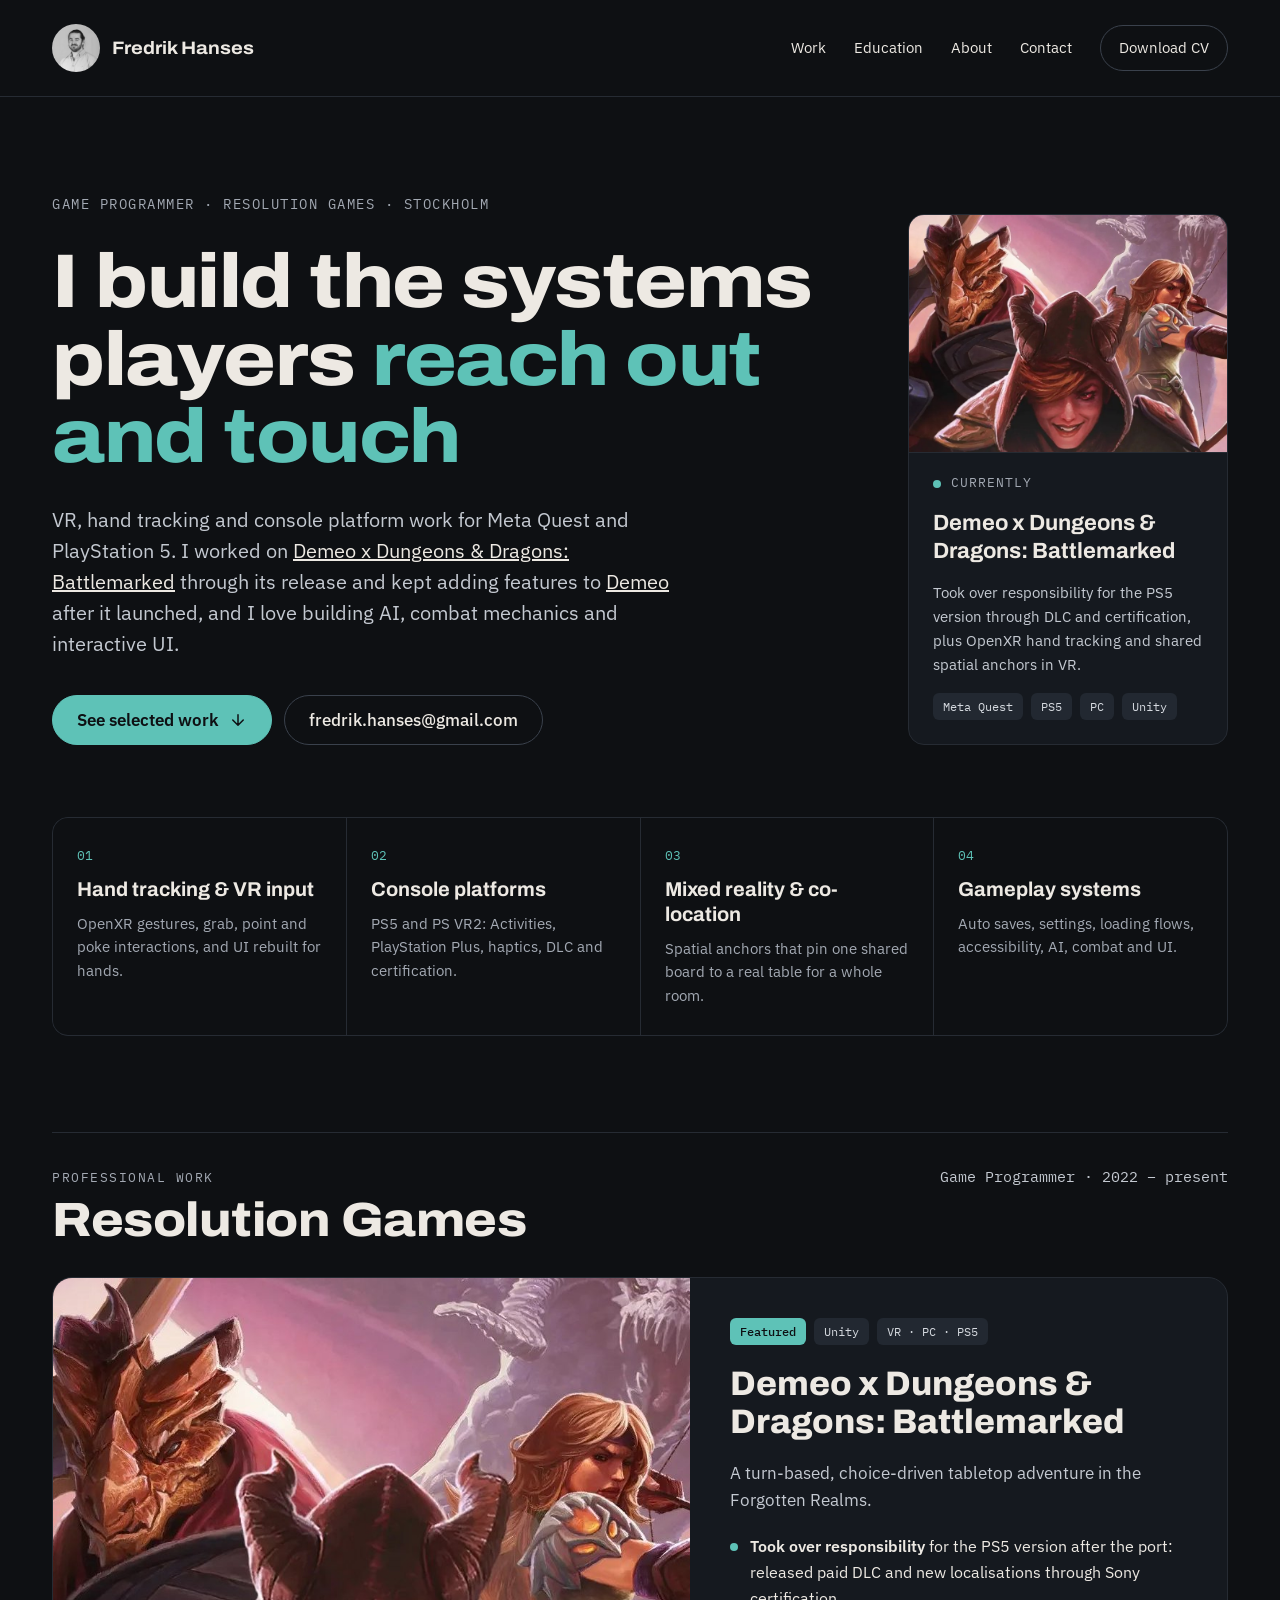
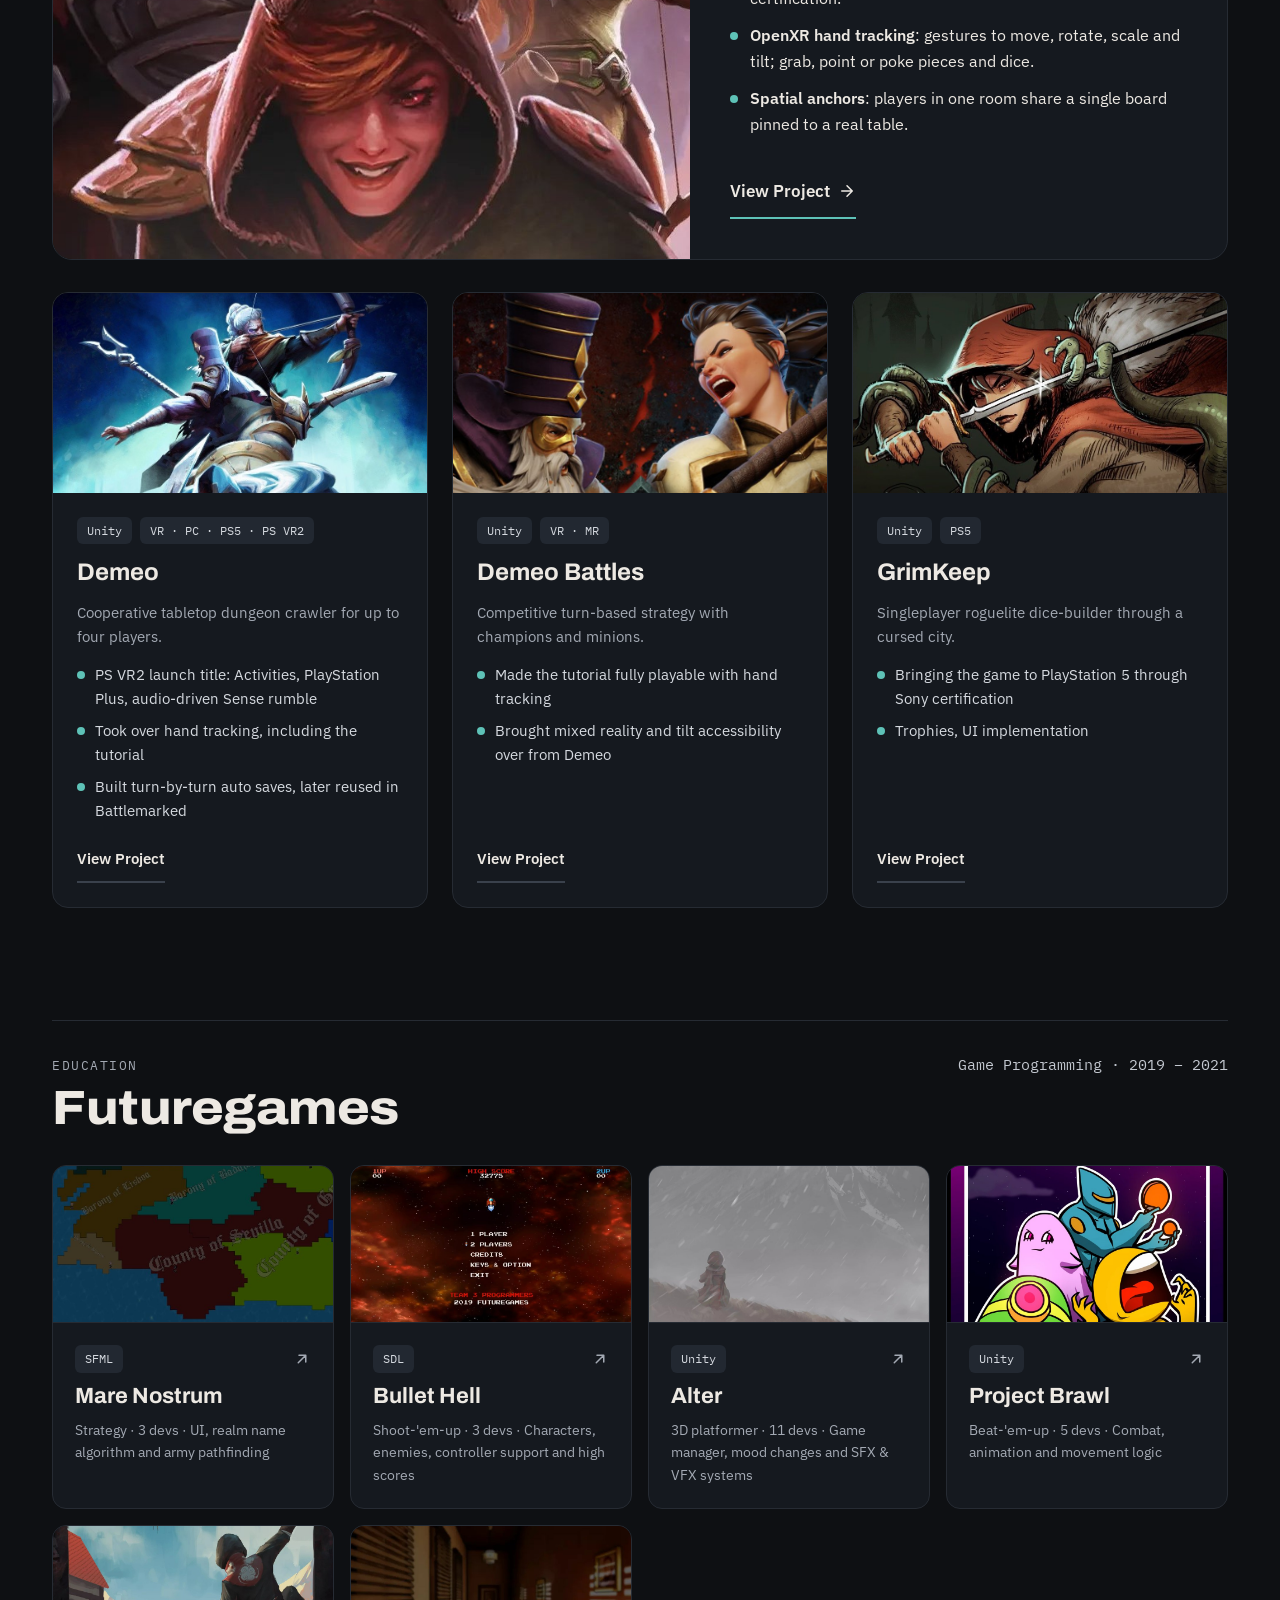
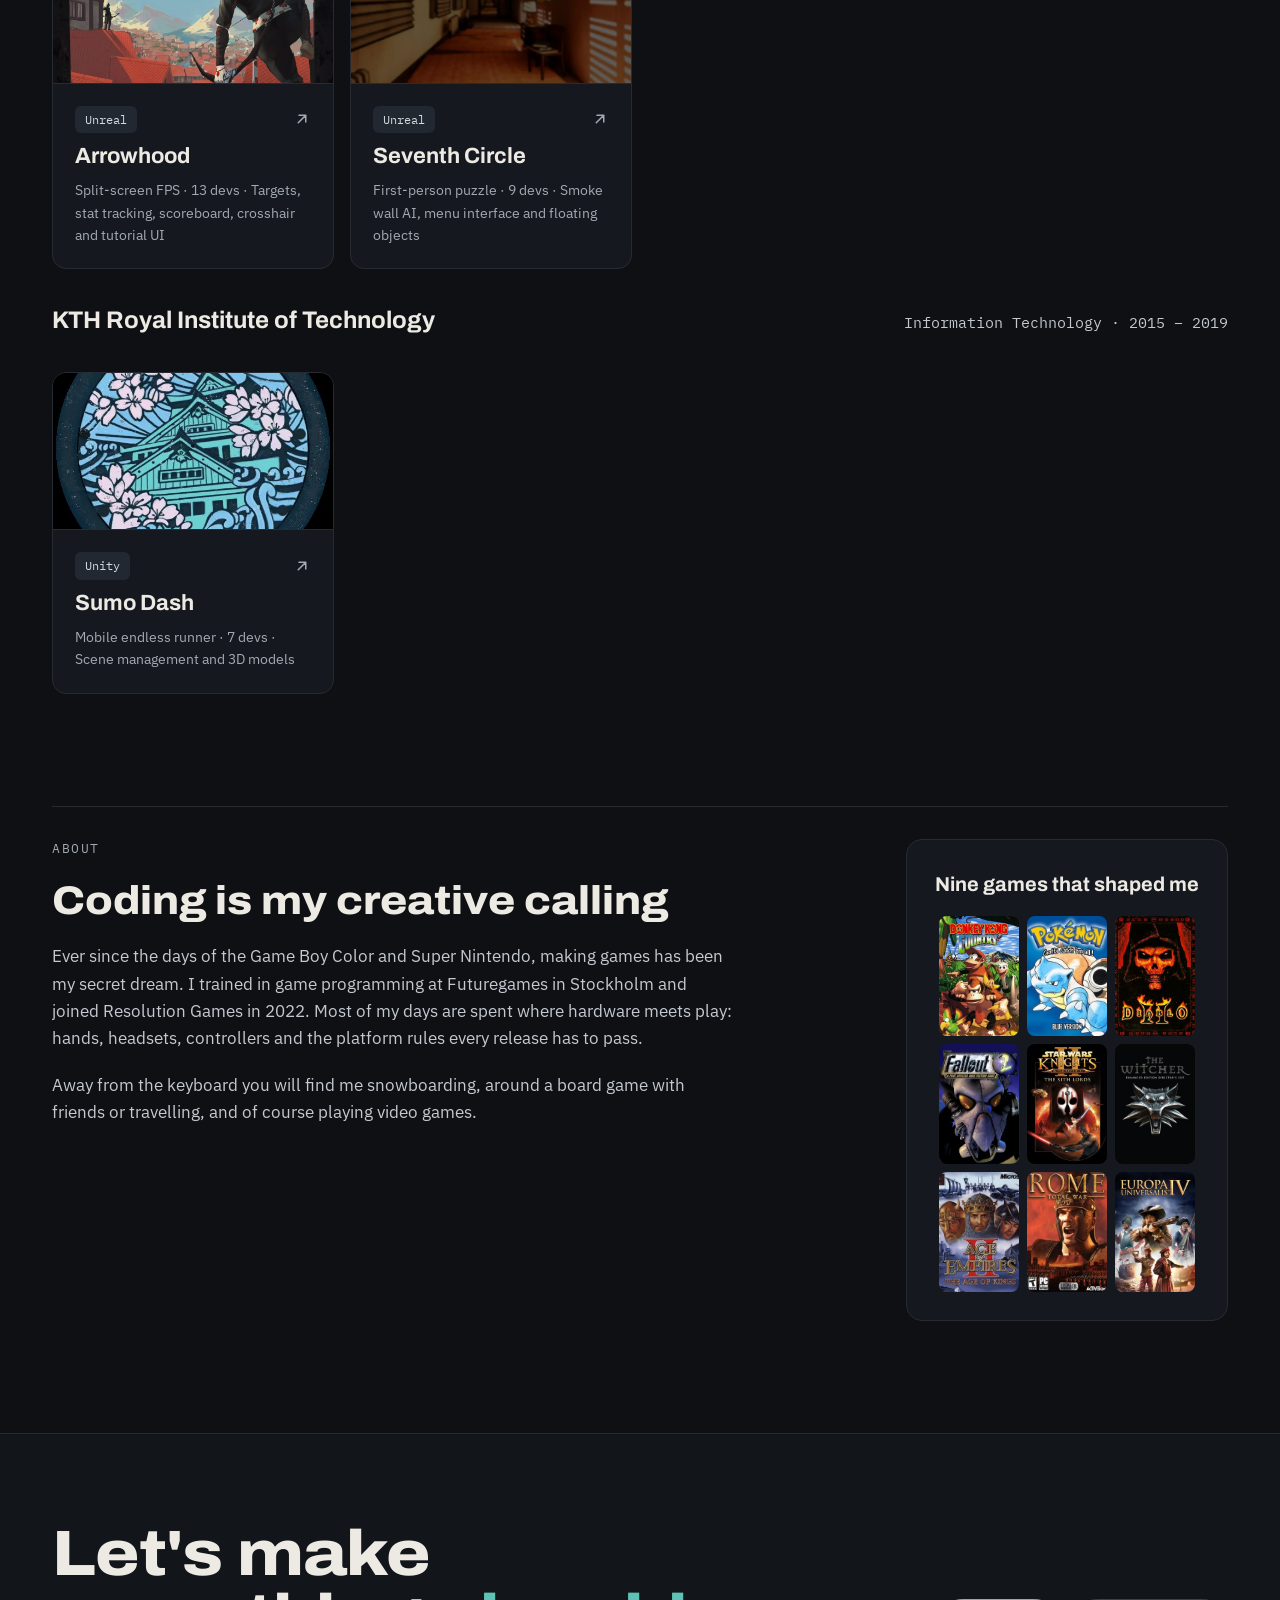
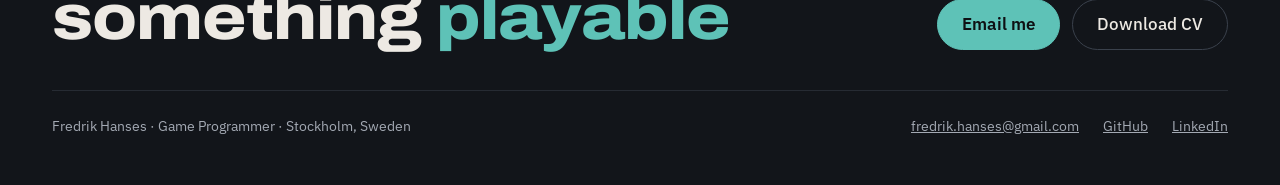
<file: index.html>
<!DOCTYPE html>
<html lang="en">
<head>
  <meta charset="utf-8">
  <meta name="viewport" content="width=device-width, initial-scale=1">
  <title>Fredrik Hanses · Game Programmer</title>
  <meta name="description" content="Fredrik Hanses, game programmer in Stockholm, Sweden, specialising in VR, hand tracking and console platform work. Released Demeo x Dungeons &amp; Dragons: Battlemarked and worked on Demeo post-release at Resolution Games.">
  <link rel="icon" type="image/png" href="assets/images/favicon.png">
  <link rel="apple-touch-icon" href="assets/images/apple-touch-icon.png">
  <meta property="og:type" content="website">
  <meta property="og:site_name" content="Fredrik Hanses">
  <meta property="og:title" content="Fredrik Hanses · Game Programmer">
  <meta property="og:description" content="Fredrik Hanses, game programmer in Stockholm, Sweden, specialising in VR, hand tracking and console platform work. Released Demeo x Dungeons &amp; Dragons: Battlemarked and worked on Demeo post-release at Resolution Games.">
  <meta property="og:url" content="https://fredrikhanses.github.io/">
  <meta property="og:image" content="https://fredrikhanses.github.io/assets/images/posters/cards/battlemarked.jpg">
  <meta name="twitter:card" content="summary_large_image">
  <link rel="preconnect" href="https://fonts.googleapis.com">
  <link rel="preconnect" href="https://fonts.gstatic.com" crossorigin>
  <link href="https://fonts.googleapis.com/css2?family=Archivo:wdth,wght@75..125,500..900&amp;family=IBM+Plex+Sans:wght@400;500;600&amp;family=IBM+Plex+Mono:wght@400;500&amp;display=swap" rel="stylesheet">
  <link rel="stylesheet" href="css/style.css">
</head>
<body>
  <div id="site-header"></div>

  <main id="top">
    <section class="hero wrap">
      <div class="hero-main">
        <p class="eyebrow">Game Programmer · Resolution Games · Stockholm</p>
        <h1>I build the systems players <span class="accent">reach out and touch</span></h1>
        <p class="hero-lead">VR, hand tracking and console platform work for Meta Quest and PlayStation&nbsp;5. I worked on <a href="battlemarked.html">Demeo x Dungeons &amp; Dragons: Battlemarked</a> through its release and kept adding features to <a href="demeo.html">Demeo</a> after it launched, and I love building AI, combat mechanics and interactive UI.</p>
        <div class="btn-group">
          <a class="btn btn-solid btn-lg" href="#work">See selected work
            <svg aria-hidden="true" viewBox="0 0 24 24" fill="none" stroke="currentColor" stroke-width="2" stroke-linecap="round" stroke-linejoin="round"><path d="M12 5v14M19 12l-7 7-7-7"/></svg></a>
          <a class="btn btn-lg" href="mailto:fredrik.hanses@gmail.com">fredrik.hanses@gmail.com</a>
        </div>
      </div>
      <aside class="panel now-card" aria-label="Currently">
        <a class="now-art" href="battlemarked.html" tabindex="-1" aria-hidden="true"><img src="assets/images/posters/cards/battlemarked-now.jpg" alt=""></a>
        <div class="now-label">Currently</div>
        <p class="now-title"><a href="battlemarked.html">Demeo x Dungeons &amp; Dragons: Battlemarked</a></p>
        <p>Took over responsibility for the PS5 version through DLC and certification, plus OpenXR hand tracking and shared spatial anchors in VR.</p>
        <div class="chips"><span class="chip">Meta Quest</span><span class="chip">PS5</span><span class="chip">PC</span><span class="chip">Unity</span></div>
      </aside>
    </section>

    <section class="focus wrap" aria-labelledby="focus-h">
      <h2 id="focus-h" class="visually-hidden">What I build</h2>
      <div class="ruled-grid">
        <div class="focus-item"><span class="num">01</span><h3>Hand tracking &amp; VR input</h3><p>OpenXR gestures, grab, point and poke interactions, and UI rebuilt for hands.</p></div>
        <div class="focus-item"><span class="num">02</span><h3>Console platforms</h3><p>PS5 and PS VR2: Activities, PlayStation Plus, haptics, DLC and certification.</p></div>
        <div class="focus-item"><span class="num">03</span><h3>Mixed reality &amp; co-location</h3><p>Spatial anchors that pin one shared board to a real table for a whole room.</p></div>
        <div class="focus-item"><span class="num">04</span><h3>Gameplay systems</h3><p>Auto saves, settings, loading flows, accessibility, AI, combat and UI.</p></div>
      </div>
    </section>

    <section class="home-section wrap" id="work">
      <div class="section-head">
        <div>
          <p class="eyebrow">Professional work</p>
          <h2>Resolution Games</h2>
        </div>
        <p class="section-meta">Game Programmer · 2022 – present</p>
      </div>

      <article class="panel featured">
        <a class="art" href="battlemarked.html" data-hover-video aria-label="Demeo x Dungeons &amp; Dragons: Battlemarked">
          <img src="assets/images/posters/cards/battlemarked.jpg" alt="">
          <video data-src="assets/video/battlemarked/preview.mp4" preload="none"></video>
        </a>
        <div class="featured-body">
          <div class="chips"><span class="chip solid">Featured</span><span class="chip">Unity</span><span class="chip">VR · PC · PS5</span></div>
          <h3><a href="battlemarked.html">Demeo x Dungeons &amp; Dragons: Battlemarked</a></h3>
          <p>A turn-based, choice-driven tabletop adventure in the Forgotten Realms.</p>
          <ul class="arrow-list">
            <li><span><strong>Took over responsibility</strong> for the PS5 version after the port: released paid DLC and new localisations through Sony certification.</span></li>
            <li><span><strong>OpenXR hand tracking</strong>: gestures to move, rotate, scale and tilt; grab, point or poke pieces and dice.</span></li>
            <li><span><strong>Spatial anchors</strong>: players in one room share a single board pinned to a real table.</span></li>
          </ul>
          <a class="text-link strong" href="battlemarked.html">View Project
            <svg aria-hidden="true" viewBox="0 0 24 24" fill="none" stroke="currentColor" stroke-width="2" stroke-linecap="round" stroke-linejoin="round"><path d="M5 12h14M12 5l7 7-7 7"/></svg></a>
        </div>
      </article>

      <div class="card-grid">
        <article class="panel project-card">
          <a class="art" href="demeo.html" data-hover-video aria-label="Demeo">
            <img src="assets/images/posters/cards/demeo.jpg" alt="">
            <video data-src="assets/video/demeo/preview.mp4" preload="none"></video>
          </a>
          <div class="project-card-body">
            <div class="chips"><span class="chip">Unity</span><span class="chip">VR · PC · PS5 · PS VR2</span></div>
            <h3><a href="demeo.html">Demeo</a></h3>
            <p>Cooperative tabletop dungeon crawler for up to four players.</p>
            <ul class="arrow-list">
              <li><span>PS VR2 launch title: Activities, PlayStation Plus, audio-driven Sense rumble</span></li>
              <li><span>Took over hand tracking, including the tutorial</span></li>
              <li><span>Built turn-by-turn auto saves, later reused in Battlemarked</span></li>
            </ul>
            <a class="text-link" href="demeo.html">View Project</a>
          </div>
        </article>

        <article class="panel project-card">
          <a class="art" href="demeobattles.html" data-hover-video aria-label="Demeo Battles">
            <img src="assets/images/posters/cards/demeobattles.jpg" alt="">
            <video data-src="assets/video/demeobattles/preview.mp4" preload="none"></video>
          </a>
          <div class="project-card-body">
            <div class="chips"><span class="chip">Unity</span><span class="chip">VR · MR</span></div>
            <h3><a href="demeobattles.html">Demeo Battles</a></h3>
            <p>Competitive turn-based strategy with champions and minions.</p>
            <ul class="arrow-list">
              <li><span>Made the tutorial fully playable with hand tracking</span></li>
              <li><span>Brought mixed reality and tilt accessibility over from Demeo</span></li>
            </ul>
            <a class="text-link" href="demeobattles.html">View Project</a>
          </div>
        </article>

        <article class="panel project-card">
          <a class="art" href="grimkeep.html" data-hover-video aria-label="GrimKeep">
            <img src="assets/images/posters/cards/grimkeep.jpg" alt="">
            <video data-src="assets/video/grimkeep/preview.mp4" preload="none"></video>
          </a>
          <div class="project-card-body">
            <div class="chips"><span class="chip">Unity</span><span class="chip">PS5</span></div>
            <h3><a href="grimkeep.html">GrimKeep</a></h3>
            <p>Singleplayer roguelite dice-builder through a cursed city.</p>
            <ul class="arrow-list">
              <li><span>Bringing the game to PlayStation&nbsp;5 through Sony certification</span></li>
              <li><span>Trophies, UI implementation</span></li>
            </ul>
            <a class="text-link" href="grimkeep.html">View Project</a>
          </div>
        </article>
      </div>
    </section>

    <section class="home-section wrap" id="education">
      <div class="section-head">
        <div>
          <p class="eyebrow">Education</p>
          <h2>Futuregames</h2>
        </div>
        <p class="section-meta">Game Programming · 2019 – 2021</p>
      </div>
      <div class="school-grid">
        <a class="school-card" href="marenostrum.html" data-hover-video>
          <div class="school-art">
            <img src="assets/images/posters/cards/marenostrum.jpg" alt="" loading="lazy">
            <video data-src="assets/video/marenostrum/war-window.mp4" preload="none"></video>
          </div>
          <div class="school-card-body">
            <div class="school-card-top"><span class="chip">SFML</span><svg aria-hidden="true" viewBox="0 0 24 24" fill="none" stroke-width="2" stroke-linecap="round" stroke-linejoin="round"><path d="M7 17L17 7M8 7h9v9"/></svg></div>
            <span class="school-card-name">Mare Nostrum</span>
            <span class="school-card-line">Strategy · 3 devs · UI, realm name algorithm and army pathfinding</span>
          </div>
        </a>
        <a class="school-card" href="bullethell.html" data-hover-video>
          <div class="school-art">
            <img src="assets/images/posters/cards/bullethell.jpg" alt="" loading="lazy">
            <video data-src="assets/video/bullethell/player-characters.mp4" preload="none"></video>
          </div>
          <div class="school-card-body">
            <div class="school-card-top"><span class="chip">SDL</span><svg aria-hidden="true" viewBox="0 0 24 24" fill="none" stroke-width="2" stroke-linecap="round" stroke-linejoin="round"><path d="M7 17L17 7M8 7h9v9"/></svg></div>
            <span class="school-card-name">Bullet Hell</span>
            <span class="school-card-line">Shoot-'em-up · 3 devs · Characters, enemies, controller support and high scores</span>
          </div>
        </a>
        <a class="school-card" href="alter.html" data-hover-video>
          <div class="school-art">
            <img src="assets/images/posters/cards/alter.jpg" alt="" loading="lazy">
            <video data-src="assets/video/alter/preview.mp4" preload="none"></video>
          </div>
          <div class="school-card-body">
            <div class="school-card-top"><span class="chip">Unity</span><svg aria-hidden="true" viewBox="0 0 24 24" fill="none" stroke-width="2" stroke-linecap="round" stroke-linejoin="round"><path d="M7 17L17 7M8 7h9v9"/></svg></div>
            <span class="school-card-name">Alter</span>
            <span class="school-card-line">3D platformer · 11 devs · Game manager, mood changes and SFX &amp; VFX systems</span>
          </div>
        </a>
        <a class="school-card" href="projectbrawl.html" data-hover-video>
          <div class="school-art">
            <img src="assets/images/posters/cards/projectbrawl.jpg" alt="" loading="lazy">
            <video data-src="assets/video/projectbrawl/combat.mp4" preload="none"></video>
          </div>
          <div class="school-card-body">
            <div class="school-card-top"><span class="chip">Unity</span><svg aria-hidden="true" viewBox="0 0 24 24" fill="none" stroke-width="2" stroke-linecap="round" stroke-linejoin="round"><path d="M7 17L17 7M8 7h9v9"/></svg></div>
            <span class="school-card-name">Project Brawl</span>
            <span class="school-card-line">Beat-'em-up · 5 devs · Combat, animation and movement logic</span>
          </div>
        </a>
        <a class="school-card" href="arrowhood.html" data-hover-video>
          <div class="school-art">
            <img src="assets/images/posters/cards/arrowhood.jpg" alt="" loading="lazy">
            <video data-src="assets/video/arrowhood/preview.mp4" preload="none"></video>
          </div>
          <div class="school-card-body">
            <div class="school-card-top"><span class="chip">Unreal</span><svg aria-hidden="true" viewBox="0 0 24 24" fill="none" stroke-width="2" stroke-linecap="round" stroke-linejoin="round"><path d="M7 17L17 7M8 7h9v9"/></svg></div>
            <span class="school-card-name">Arrowhood</span>
            <span class="school-card-line">Split-screen FPS · 13 devs · Targets, stat tracking, scoreboard, crosshair and tutorial UI</span>
          </div>
        </a>
        <a class="school-card" href="seventhcircle.html" data-hover-video>
          <div class="school-art">
            <img src="assets/images/posters/cards/seventhcircle.jpg" alt="" loading="lazy">
            <video data-src="assets/video/seventhcircle/preview.mp4" preload="none"></video>
          </div>
          <div class="school-card-body">
            <div class="school-card-top"><span class="chip">Unreal</span><svg aria-hidden="true" viewBox="0 0 24 24" fill="none" stroke-width="2" stroke-linecap="round" stroke-linejoin="round"><path d="M7 17L17 7M8 7h9v9"/></svg></div>
            <span class="school-card-name">Seventh Circle</span>
            <span class="school-card-line">First-person puzzle · 9 devs · Smoke wall AI, menu interface and floating objects</span>
          </div>
        </a>
      </div>

      <div class="sub-head">
        <h3>KTH Royal Institute of Technology</h3>
        <p class="section-meta">Information Technology · 2015 – 2019</p>
      </div>
      <div class="school-grid">
        <a class="school-card" href="sumodash.html" data-hover-video>
          <div class="school-art">
            <img src="assets/images/posters/cards/sumodash.jpg" alt="" loading="lazy">
            <video data-src="assets/video/sumodash/preview.mp4" preload="none"></video>
          </div>
          <div class="school-card-body">
            <div class="school-card-top"><span class="chip">Unity</span><svg aria-hidden="true" viewBox="0 0 24 24" fill="none" stroke-width="2" stroke-linecap="round" stroke-linejoin="round"><path d="M7 17L17 7M8 7h9v9"/></svg></div>
            <span class="school-card-name">Sumo Dash</span>
            <span class="school-card-line">Mobile endless runner · 7 devs · Scene management and 3D models</span>
          </div>
        </a>
      </div>
    </section>

    <section class="home-section wrap" id="about">
      <div class="about">
        <div class="about-text">
          <p class="eyebrow">About</p>
          <h2>Coding is my creative calling</h2>
          <p>Ever since the days of the Game Boy Color and Super Nintendo, making games has been my secret dream. I trained in game programming at Futuregames in Stockholm and joined Resolution Games in 2022. Most of my days are spent where hardware meets play: hands, headsets, controllers and the platform rules every release has to pass.</p>
          <p>Away from the keyboard you will find me snowboarding, around a board game with friends or travelling, and of course playing video games.</p>
        </div>
        <div class="panel nine-games">
          <h3>Nine games that shaped me</h3>
          <ol class="cover-grid">
            <li class="cover"><img src="assets/images/my9games/donkeykongcountry.jpg" alt="Donkey Kong Country cover" loading="lazy"><span>Donkey Kong Country</span></li>
            <li class="cover"><img src="assets/images/my9games/pokemonblue.jpg" alt="Pokémon Blue Version cover" loading="lazy"><span>Pokémon Blue Version</span></li>
            <li class="cover"><img src="assets/images/my9games/diablo2.jpg" alt="Diablo II cover" loading="lazy"><span>Diablo II</span></li>
            <li class="cover"><img src="assets/images/my9games/fallout2.jpg" alt="Fallout 2 cover" loading="lazy"><span>Fallout 2</span></li>
            <li class="cover"><img src="assets/images/my9games/kotor2.jpg" alt="Star Wars: Knights of the Old Republic II: The Sith Lords cover" loading="lazy"><span>Star Wars: Knights of the Old Republic II: The Sith Lords</span></li>
            <li class="cover"><img src="assets/images/my9games/witcher.jpg" alt="The Witcher: Enhanced Edition Director's Cut cover" loading="lazy"><span>The Witcher: Enhanced Edition Director's Cut</span></li>
            <li class="cover"><img src="assets/images/my9games/ageofempires2.jpg" alt="Age of Empires II: The Age of Kings cover" loading="lazy"><span>Age of Empires II: The Age of Kings</span></li>
            <li class="cover"><img src="assets/images/my9games/rometotalwar.jpg" alt="Rome: Total War cover" loading="lazy"><span>Rome: Total War</span></li>
            <li class="cover"><img src="assets/images/my9games/europauniversalis4.jpg" alt="Europa Universalis IV cover" loading="lazy"><span>Europa Universalis IV</span></li>
          </ol>
        </div>
      </div>
    </section>
  </main>

  <div id="site-footer"></div>
  <script src="js/site.js"></script>
</body>
</html>
</file>
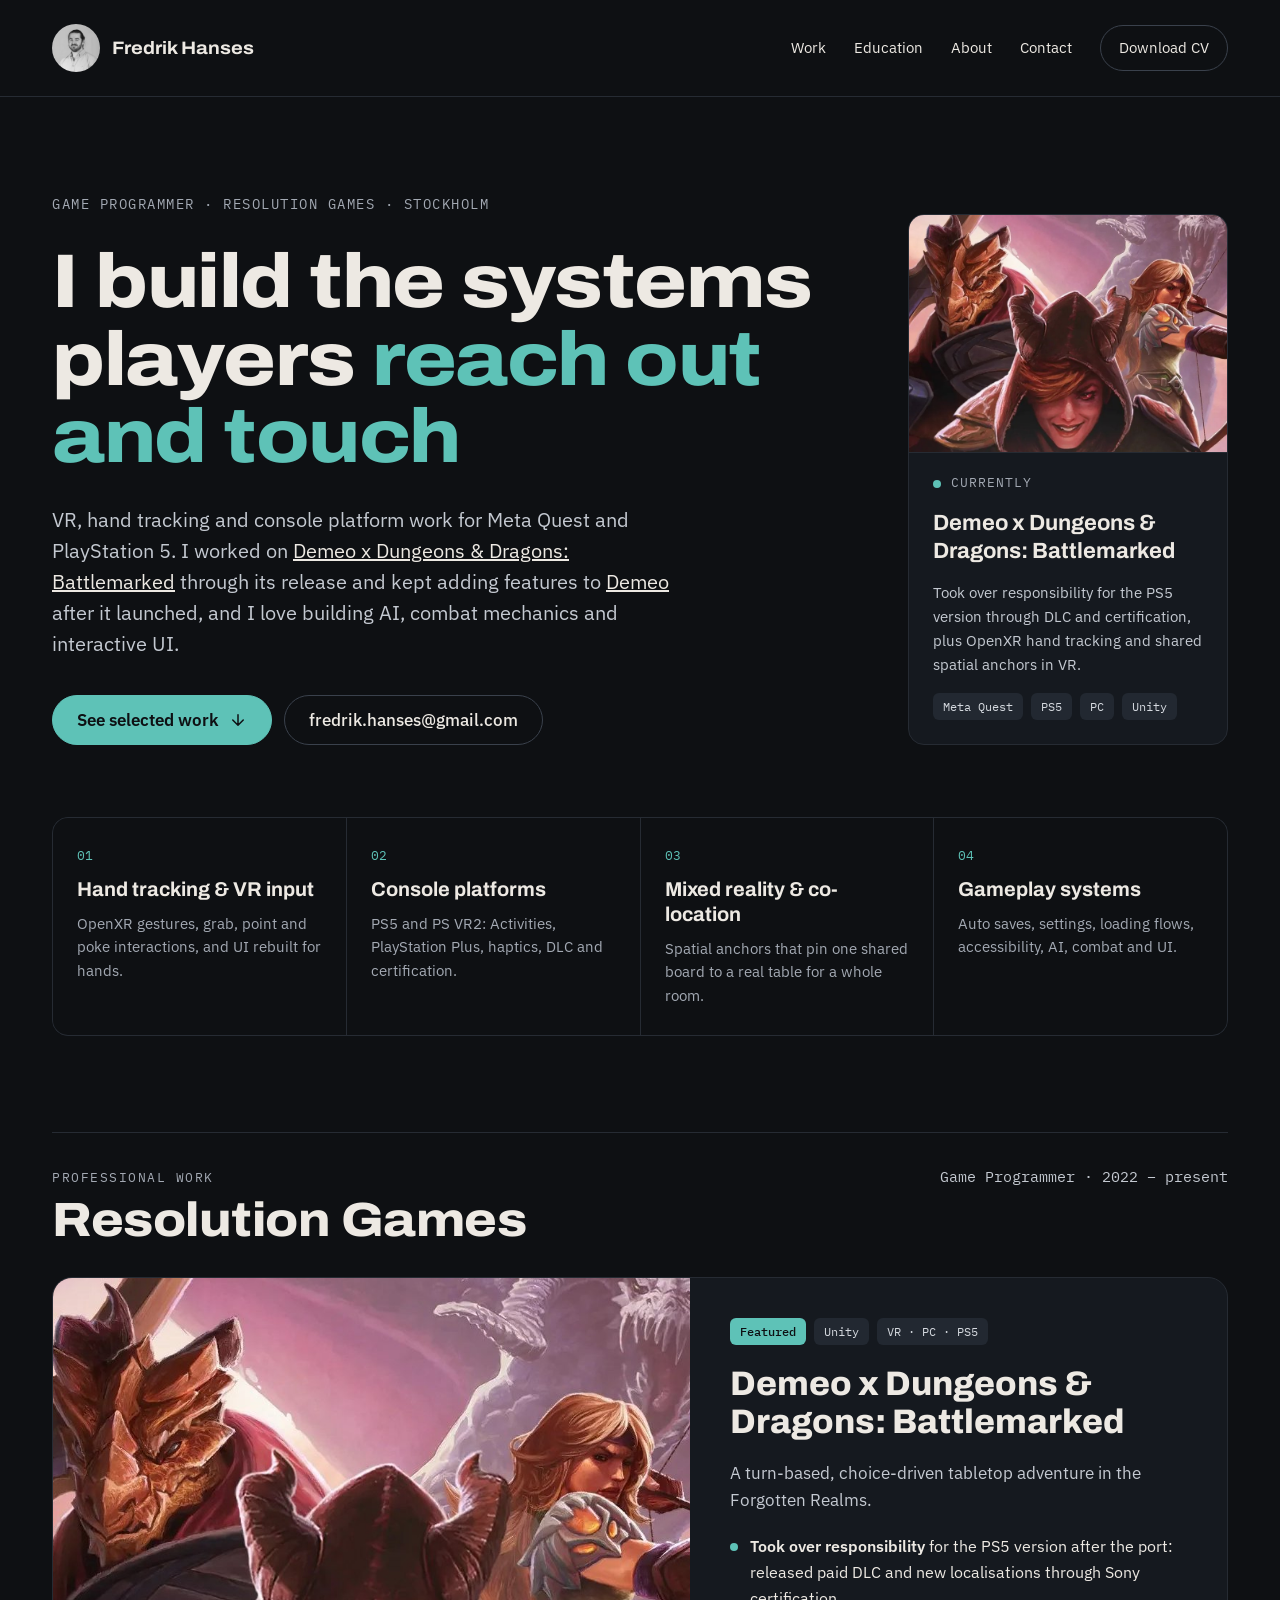
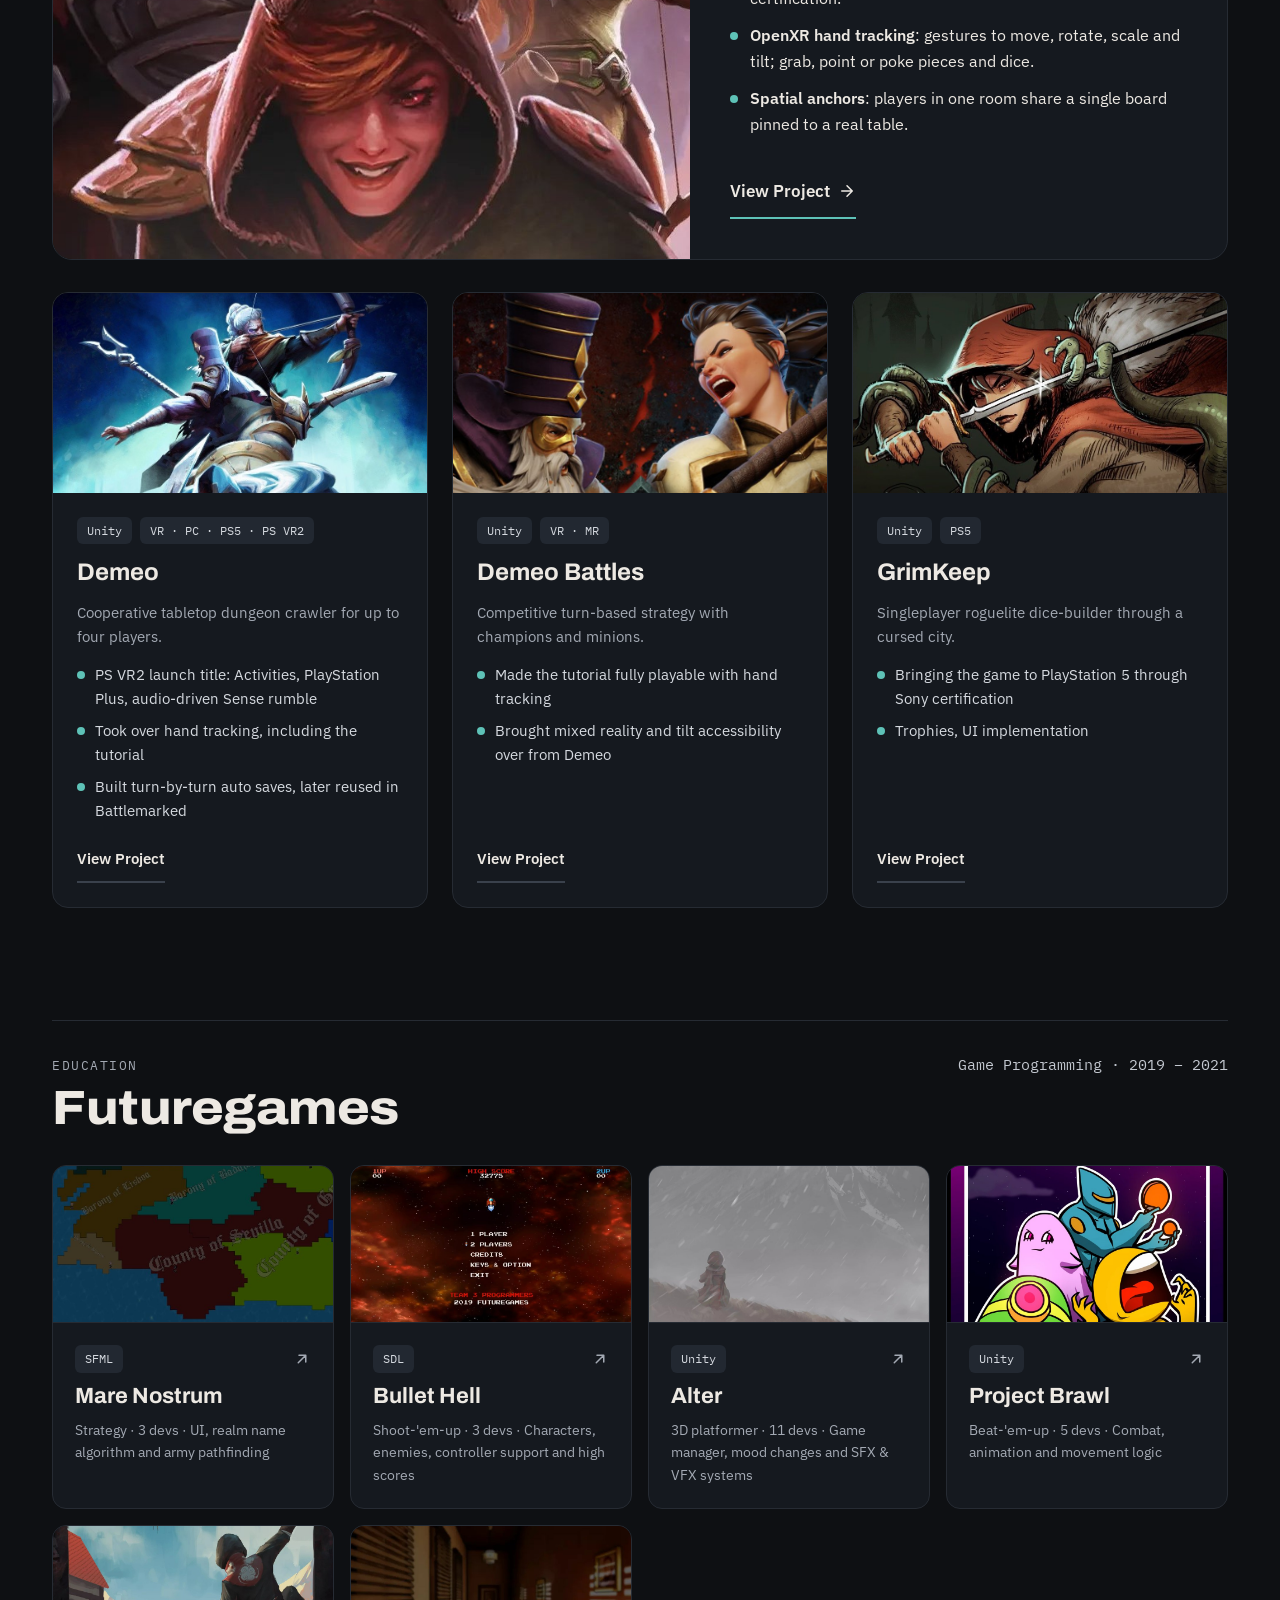
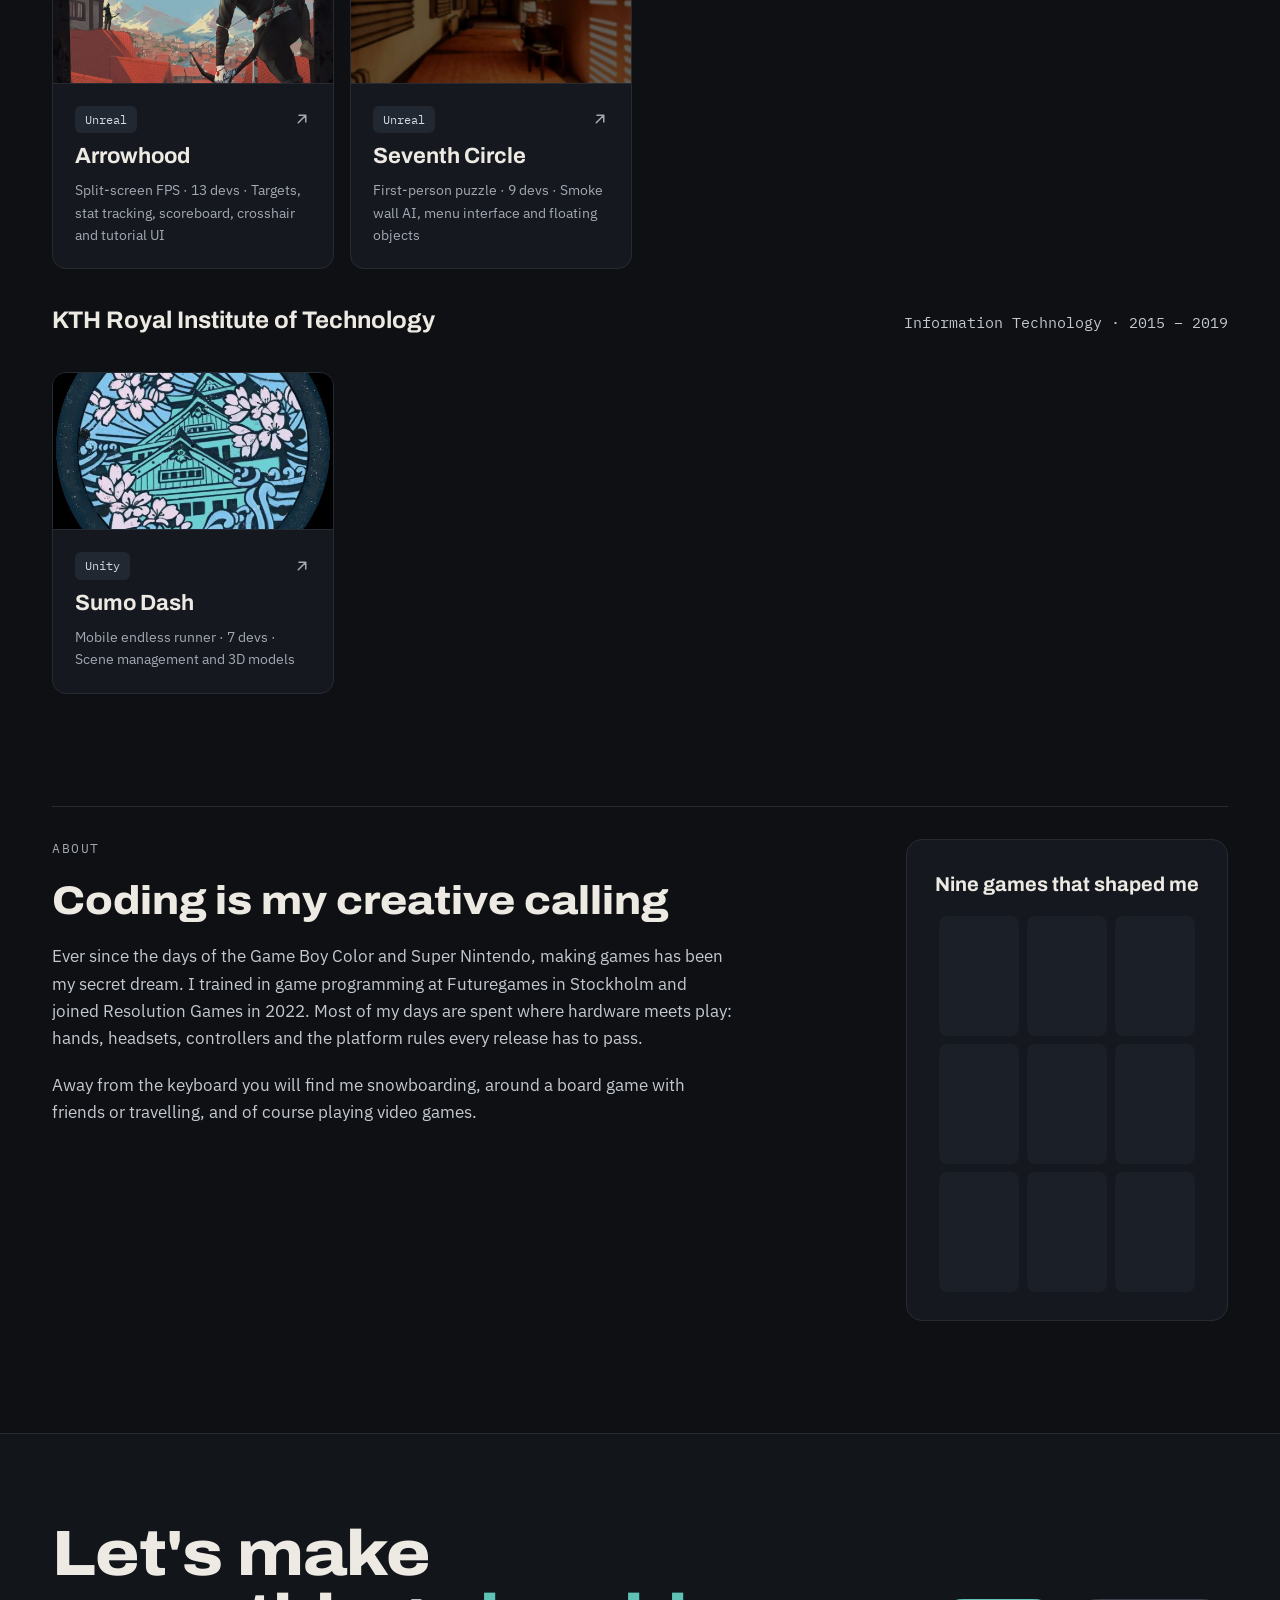
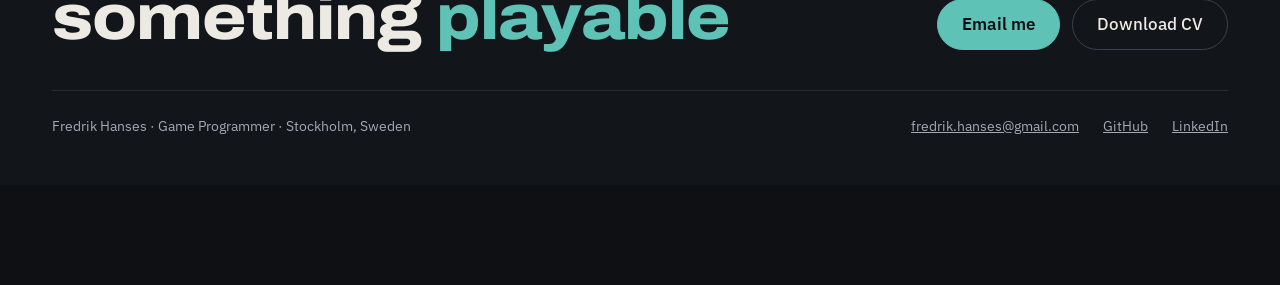
<file: about.html>
<!DOCTYPE html>
<html lang="en">
<head>
  <meta charset="utf-8">
  <title>About · Fredrik Hanses</title>
  <link rel="icon" type="image/png" href="assets/images/favicon.png">
  <link rel="apple-touch-icon" href="assets/images/apple-touch-icon.png">
  <!-- This page is now a section of the front page; old links land there. -->
  <meta http-equiv="refresh" content="0; url=index.html#about">
  <link rel="canonical" href="index.html#about">
</head>
<body>
  <p><a href="index.html#about">About has moved to the front page.</a></p>
</body>
</html>
</file>
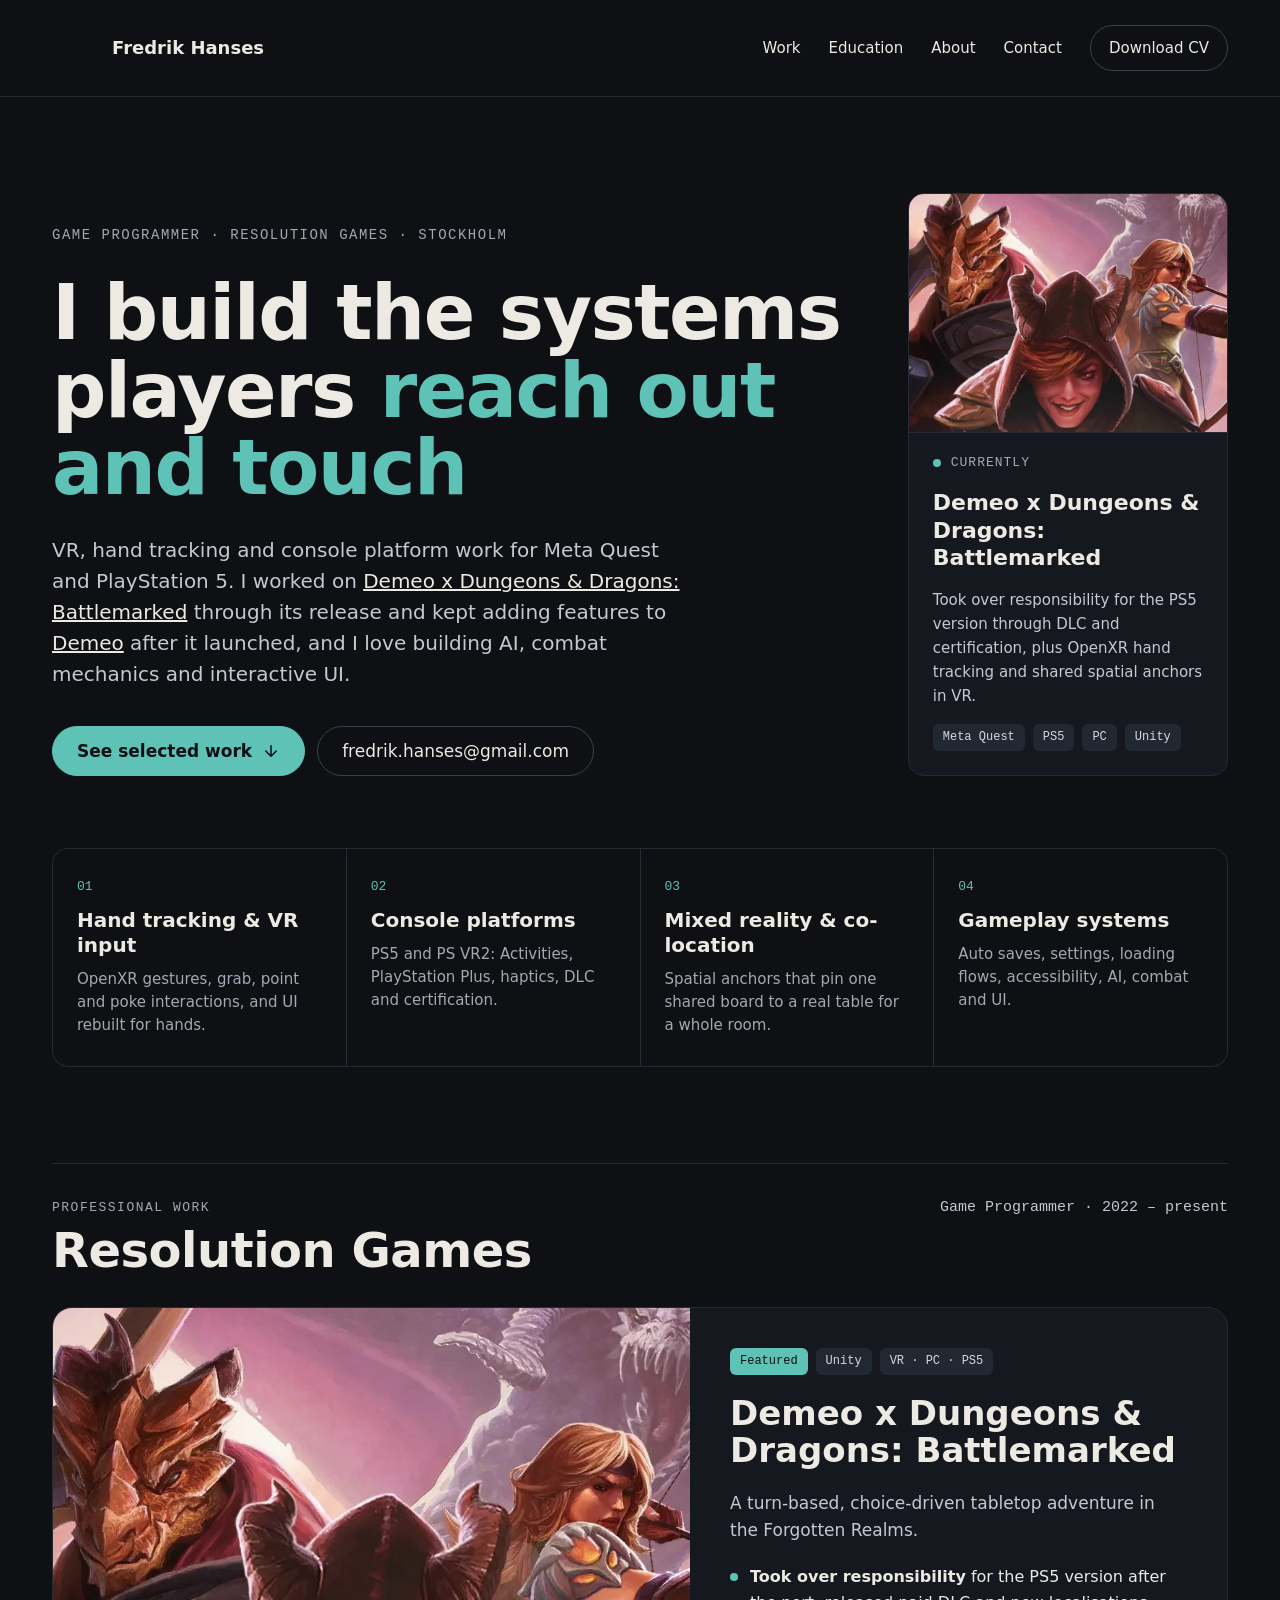
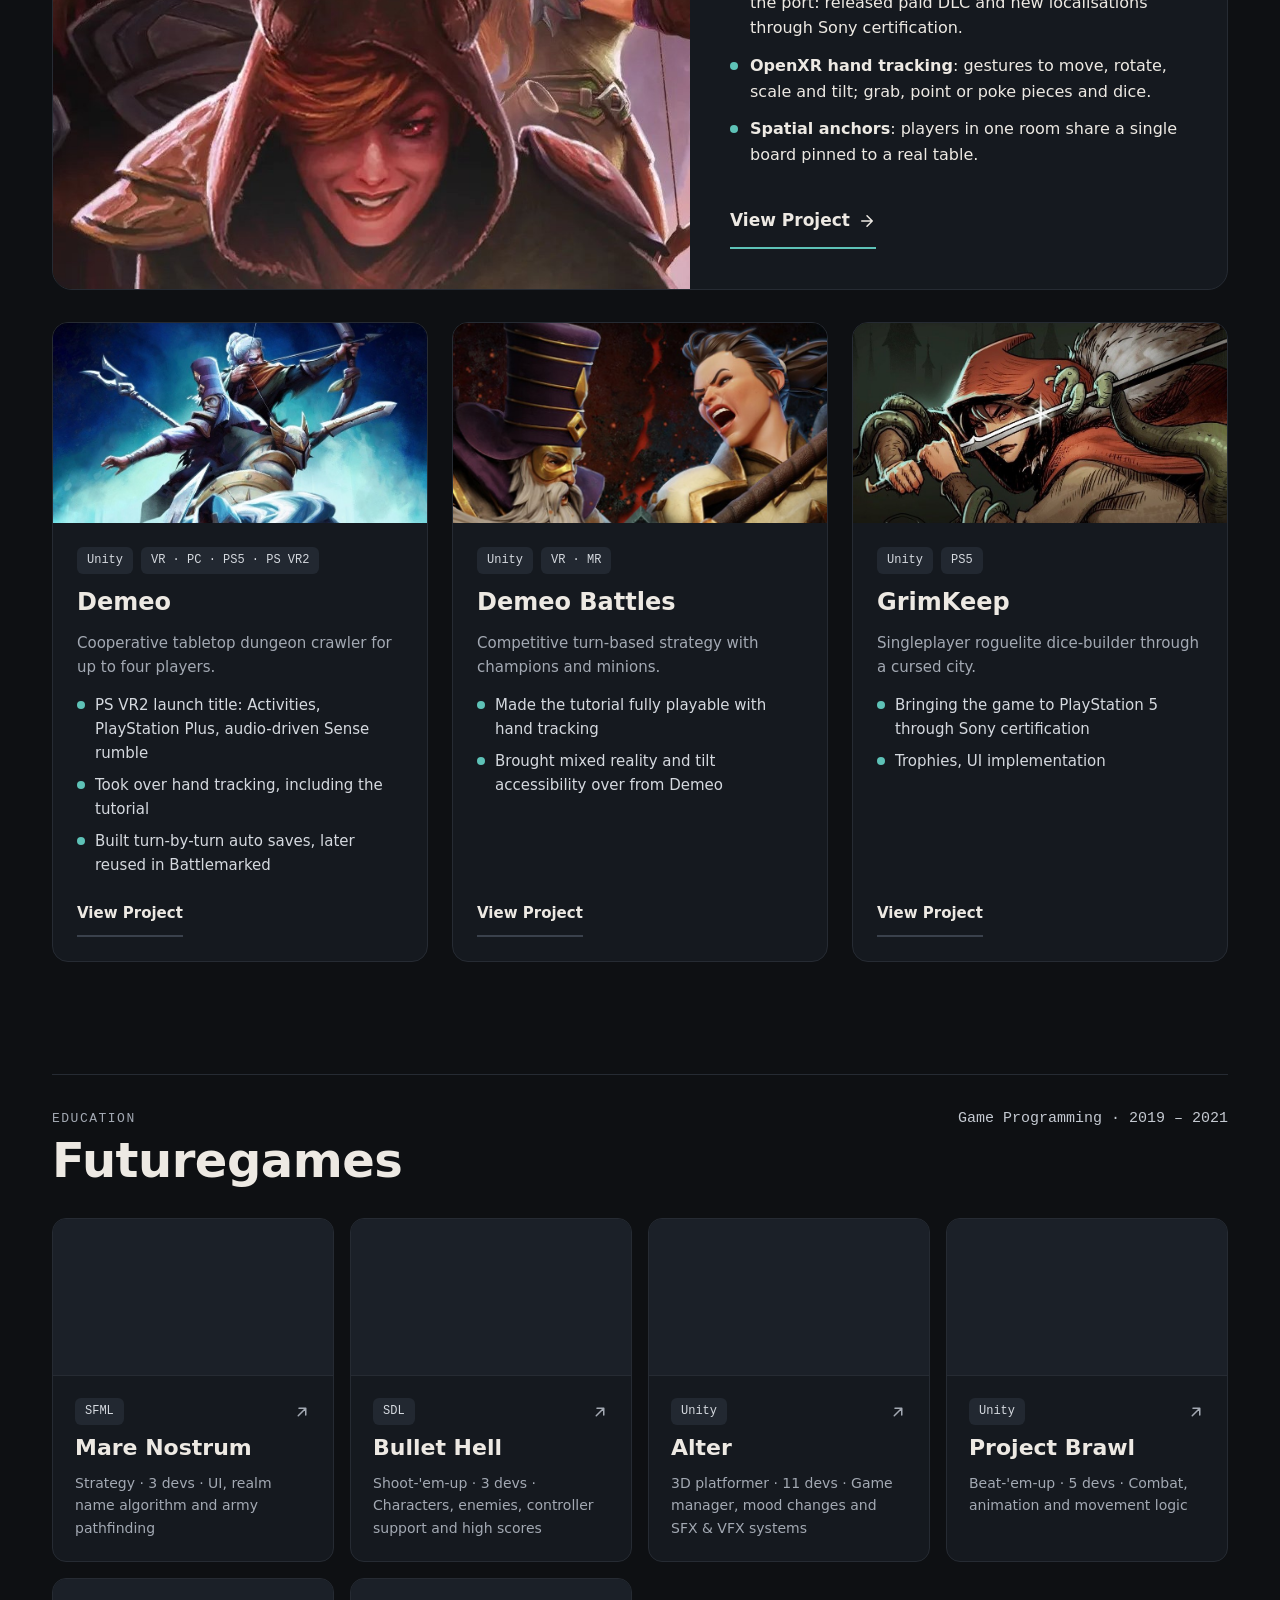
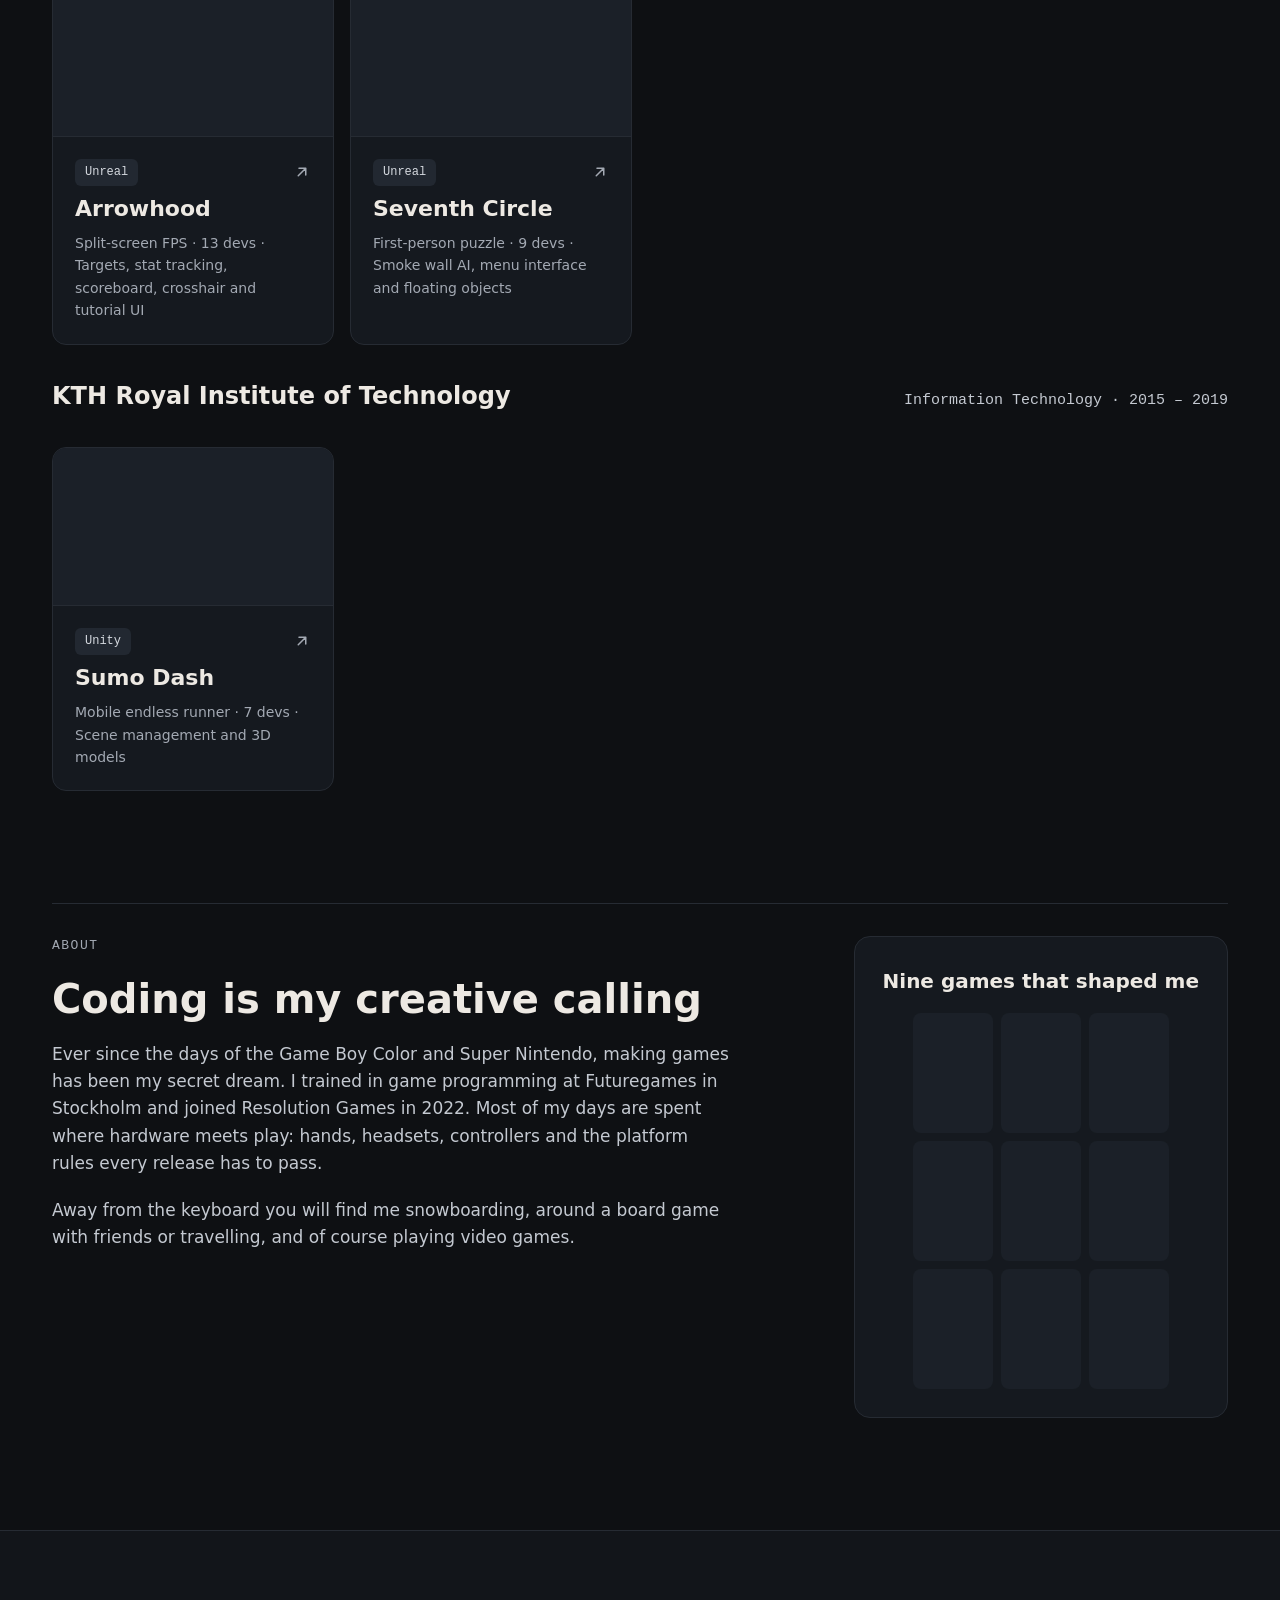
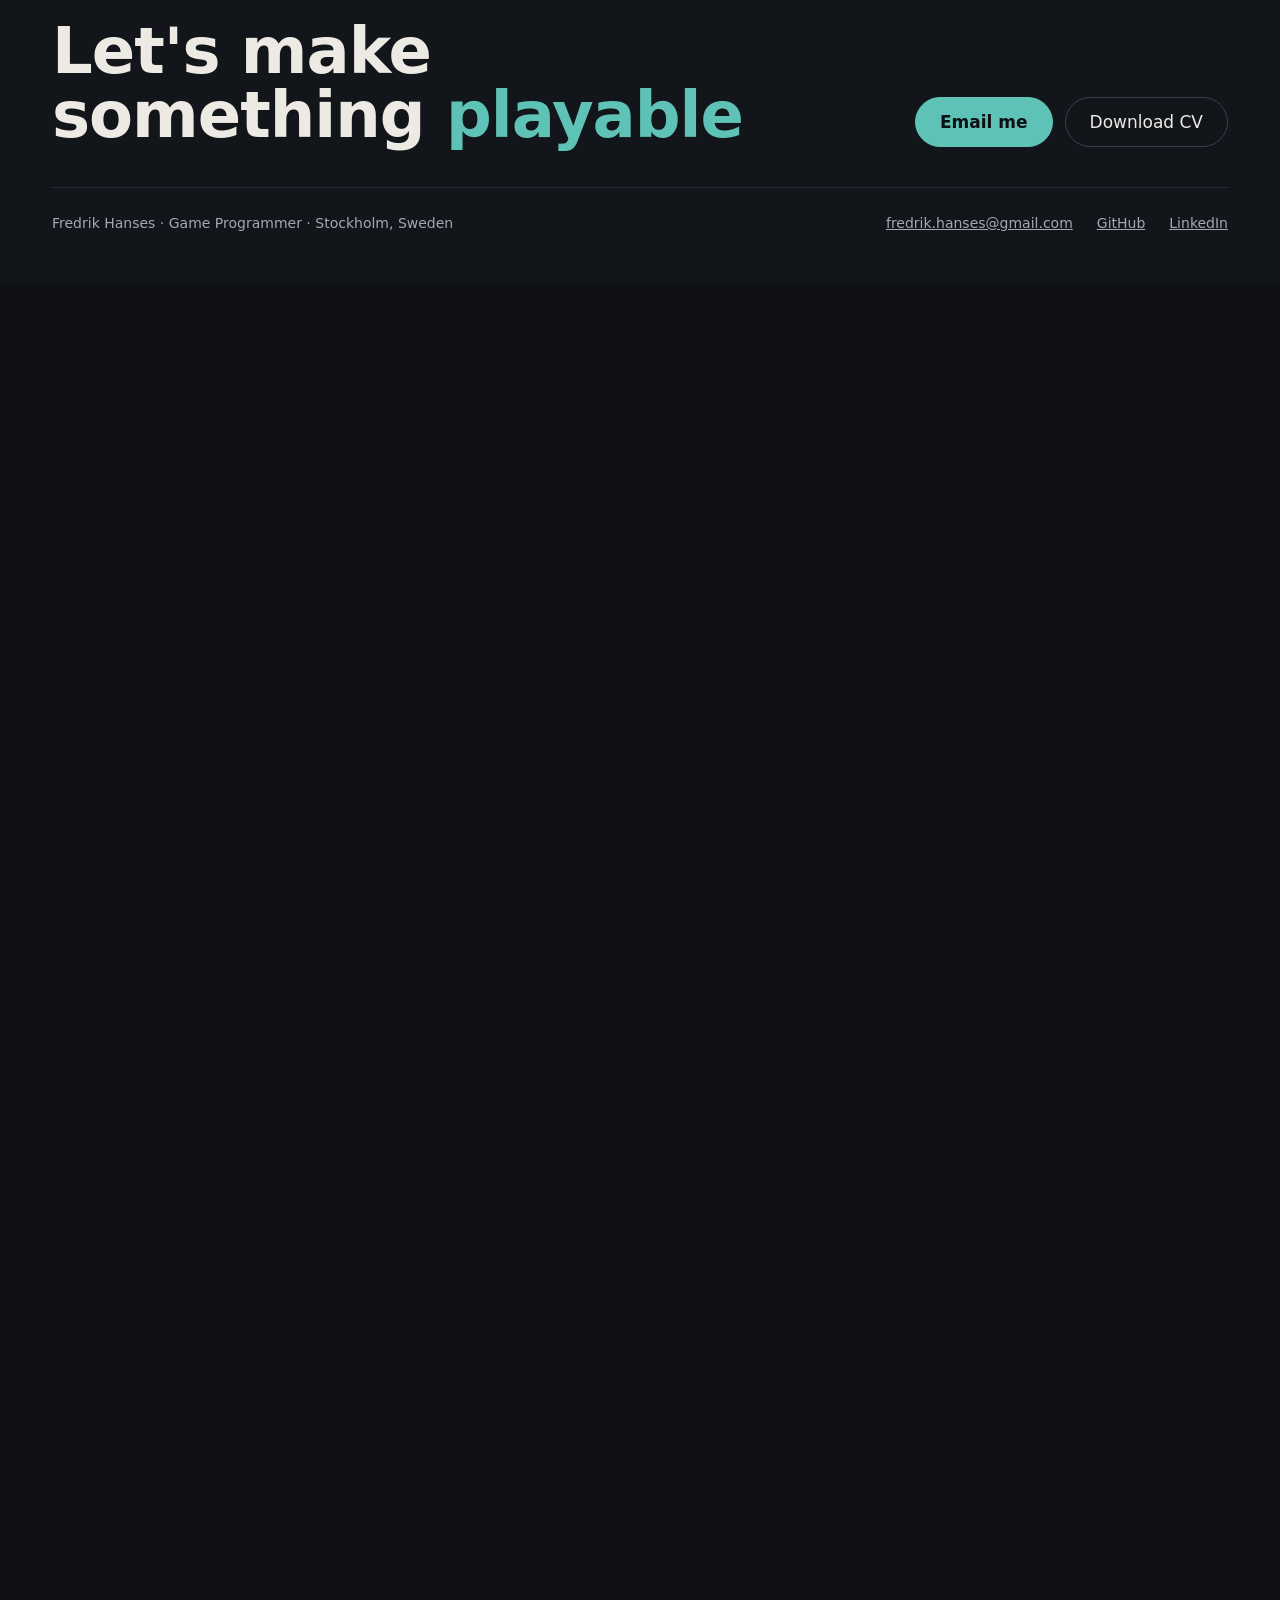
<file: game-projects.html>
<!DOCTYPE html>
<html lang="en">
<head>
  <meta charset="utf-8">
  <title>Game Projects · Fredrik Hanses</title>
  <link rel="icon" type="image/png" href="assets/images/favicon.png">
  <link rel="apple-touch-icon" href="assets/images/apple-touch-icon.png">
  <!-- This page is now a section of the front page; old links land there. -->
  <meta http-equiv="refresh" content="0; url=index.html#work">
  <link rel="canonical" href="index.html#work">
</head>
<body>
  <p><a href="index.html#work">Game Projects has moved to the front page.</a></p>
</body>
</html>
</file>
<file: css/style.css>
/* ==========================================================================
   Fredrik Hanses – portfolio
   Dark, editorial design: Archivo for display type, IBM Plex for text.
   ========================================================================== */

:root {
  --bg: #0E1013;
  --bg-footer: #12151A;
  --surface: #15191F;
  --surface-2: #1B2028;
  --chip: #222831;
  --border: #262B33;
  --border-soft: #1E232B;
  --border-strong: #3A414C;
  --text: #EDE9E3;
  --text-2: #C4C9D1;
  --text-3: #A3A9B3;
  --text-chip: #D5D9DF;
  --accent: #5EC2B7;
  --on-accent: #0E1013;

  --font-display: "Archivo", system-ui, sans-serif;
  --font-body: "IBM Plex Sans", system-ui, sans-serif;
  --font-mono: "IBM Plex Mono", ui-monospace, monospace;

  --max-w: 1240px;
  --gutter: 32px;
}

*, *::before, *::after { box-sizing: border-box; }

html { scroll-behavior: smooth; scroll-padding-top: 24px; }

body {
  margin: 0;
  background: var(--bg);
  color: var(--text);
  font-family: var(--font-body);
  font-size: 17px;
  line-height: 1.6;
  -webkit-font-smoothing: antialiased;
}

img, video { max-width: 100%; display: block; }
a { color: var(--text); }
a:hover { color: #fff; }
h1, h2, h3, h4 { font-family: var(--font-display); margin: 0; }
p { margin: 0; }
button { font: inherit; color: inherit; }

.wrap { max-width: var(--max-w); margin: 0 auto; padding-inline: var(--gutter); }

.eyebrow {
  margin: 0; font-family: var(--font-mono); font-size: 13px; letter-spacing: 1.5px;
  text-transform: uppercase; color: var(--text-3);
}
.accent { color: var(--accent); }
.visually-hidden { position: absolute; width: 1px; height: 1px; overflow: hidden; clip: rect(0 0 0 0); white-space: nowrap; }

.chip {
  display: inline-block; font-family: var(--font-mono); font-size: 12px; line-height: 1.6;
  padding: 4px 10px; border-radius: 6px; background: var(--chip); color: var(--text-chip);
}
.chip.solid { background: var(--accent); color: var(--on-accent); font-weight: 500; }
.chips { display: flex; flex-wrap: wrap; gap: 8px; }

.arrow-list { margin: 0; padding: 0; list-style: none; display: flex; flex-direction: column; gap: 12px; }
.arrow-list li { display: flex; gap: 12px; }
/* Teal dot, like the one before "Currently", centred on the first line of text. */
.arrow-list li::before { content: ""; flex: none; width: 8px; height: 8px; border-radius: 50%; background: var(--accent); margin-top: calc(.8em - 4px); }
.arrow-list strong { font-weight: 600; }

/* ---------- Missing asset placeholders ---------- */
.missing-asset {
  position: relative;
  background: repeating-linear-gradient(45deg, #171b21 0 12px, #14181d 12px 24px);
  border: 1px dashed var(--border-strong);
  min-height: 120px;
}
.missing-asset::after {
  content: attr(data-missing);
  position: absolute; inset: 0;
  display: grid; place-items: center;
  padding: 8px; text-align: center;
  font-family: var(--font-mono); font-size: 12px; color: var(--text-3);
  word-break: break-all;
}
img.missing-asset { color: transparent; }
/* A video that failed to load keeps its poster; show a small badge instead of a full overlay. */
.media.missing-asset { min-height: 0; border: 0; }
.media.missing-asset::after {
  inset: 10px auto auto 10px; display: block; padding: 4px 8px;
  background: rgba(0, 0, 0, .75); border-radius: 6px; z-index: 1;
}

/* ==========================================================================
   Buttons
   ========================================================================== */
.btn {
  display: inline-flex; align-items: center; gap: 10px;
  min-height: 44px; padding: 10px 20px; border-radius: 999px;
  border: 1px solid var(--border-strong); background: transparent;
  font-family: var(--font-body); font-size: 15px; font-weight: 500; line-height: 1.2;
  text-decoration: none; color: var(--text); cursor: pointer;
  transition: border-color .2s, background .2s, color .2s;
}
.btn:hover { border-color: var(--accent); color: #fff; }
.btn-solid { background: var(--accent); border-color: var(--accent); color: var(--on-accent); font-weight: 600; }
.btn-solid:hover { background: #7fd3c9; border-color: #7fd3c9; color: var(--on-accent); }
.btn-lg { min-height: 48px; padding: 14px 24px; font-size: 17px; }
.btn svg { width: 18px; height: 18px; flex: none; }
.btn-group { display: flex; flex-wrap: wrap; gap: 12px; }

.text-link {
  display: inline-flex; align-items: center; gap: 8px; align-self: flex-start;
  padding: 10px 0; border-bottom: 2px solid var(--border-strong);
  font-weight: 600; font-size: 15px; text-decoration: none;
}
.text-link.strong { border-color: var(--accent); font-size: 17px; padding: 12px 0; }
.text-link:hover { border-color: var(--accent); }
.text-link svg { width: 18px; height: 18px; }

/* ==========================================================================
   Header + footer
   ========================================================================== */
.site-header .wrap {
  padding-block: 24px; display: flex; flex-wrap: wrap; gap: 16px 32px;
  align-items: center; justify-content: space-between;
}
.site-header { border-bottom: 1px solid var(--border); }
.brand { display: flex; align-items: center; gap: 12px; text-decoration: none; }
.brand-avatar { width: 48px; height: 48px; border-radius: 50%; object-fit: cover; }
.brand-name { font-family: var(--font-display); font-weight: 700; font-size: 18px; font-stretch: 110%; }
.main-nav { display: flex; flex-wrap: wrap; gap: 8px 28px; align-items: center; font-size: 15px; }
.main-nav a { text-decoration: none; padding: 10px 0; }
.main-nav a.nav-cv { padding: 10px 18px; border: 1px solid var(--border-strong); border-radius: 999px; }
.main-nav a.nav-cv:hover { border-color: var(--accent); }
.back-link { display: inline-flex; align-items: center; gap: 10px; text-decoration: none; padding: 10px 0; font-size: 15px; }
.back-link svg { width: 18px; height: 18px; }

.site-footer { border-top: 1px solid var(--border); background: var(--bg-footer); }
.site-footer .wrap { padding-block: 88px 48px; display: flex; flex-direction: column; gap: 40px; }
.footer-cta { display: flex; flex-wrap: wrap; gap: 32px; align-items: flex-end; justify-content: space-between; }
.footer-cta h2 {
  font-weight: 800; font-stretch: 112%; font-size: clamp(40px, 5.4vw, 64px); line-height: 1;
  letter-spacing: -1px; max-width: 720px;
}
.footer-bar {
  display: flex; flex-wrap: wrap; gap: 12px 32px; justify-content: space-between;
  font-size: 14px; color: var(--text-3); border-top: 1px solid var(--border); padding-top: 24px;
}
.footer-bar nav { display: flex; flex-wrap: wrap; gap: 24px; }
.footer-bar a { color: var(--text-3); }
.footer-bar a:hover { color: var(--text); }
/* Project pages only show the bottom bar. */
.site-footer.compact .wrap { padding-block: 0 48px; }

.back-to-top {
  position: fixed; right: 20px; bottom: 20px; z-index: 40;
  width: 44px; height: 44px; border-radius: 50%;
  background: var(--surface); border: 1px solid var(--border-strong); cursor: pointer;
  font-size: 18px; color: var(--text);
  opacity: 0; visibility: hidden; transition: opacity .25s, visibility .25s, border-color .2s;
}
.back-to-top:hover { border-color: var(--accent); }
.back-to-top.show { opacity: 1; visibility: visible; }

/* ==========================================================================
   Home
   ========================================================================== */
.hero { padding-block: 96px 72px; display: flex; flex-wrap: wrap; gap: 56px; align-items: flex-end; }
.hero-main { flex: 999 1 560px; min-width: 0; display: flex; flex-direction: column; gap: 28px; }
.hero-main .eyebrow { font-size: 14px; }
.hero h1 {
  font-weight: 800; font-stretch: 112%; font-size: clamp(44px, 6.4vw, 76px);
  line-height: 1.02; letter-spacing: -1.5px;
}
.hero-lead { max-width: 640px; font-size: 20px; line-height: 1.55; color: var(--text-2); }
.hero-lead a { color: var(--text); }
.hero .btn-group { padding-top: 8px; }

.panel { background: var(--surface); border: 1px solid var(--border); border-radius: 16px; }
.now-card { flex: 1 1 320px; min-width: 0; padding: 24px; display: flex; flex-direction: column; gap: 16px; overflow: hidden; }
/* Poster art across the top of the card, edge to edge. */
.now-art { display: block; margin: -24px -24px 4px; aspect-ratio: 4 / 3; overflow: hidden; border-bottom: 1px solid var(--border); }
.now-art img { width: 100%; height: 100%; object-fit: cover; transition: transform .4s; }
.now-art:hover img { transform: scale(1.03); }
.now-label {
  display: flex; align-items: center; gap: 10px; font-family: var(--font-mono); font-size: 13px;
  letter-spacing: 1px; text-transform: uppercase; color: var(--text-3);
}
.now-label::before { content: ""; width: 8px; height: 8px; border-radius: 50%; background: var(--accent); }
.now-title { font-family: var(--font-display); font-weight: 700; font-size: 22px; line-height: 1.25; }
/* Card titles link to their project pages, styled like plain headings. */
.now-title a, .featured-body h3 a, .project-card-body h3 a { text-decoration: none; }
.now-card p:not(.now-title) { font-size: 15px; color: var(--text-2); }

/* Thin-ruled grid: the 1px gap shows the border colour behind the cells. */
.ruled-grid {
  display: grid; gap: 1px; background: var(--border); border: 1px solid var(--border);
  border-radius: 16px; overflow: hidden;
}
.ruled-grid > * { background: var(--bg); }

.focus { padding-bottom: 96px; }
/* Always 4, 2 or 1 per row: a 3-column row would leave two empty cells under the fourth item. */
.focus .ruled-grid { grid-template-columns: repeat(4, minmax(0, 1fr)); }
@media (max-width: 1100px) { .focus .ruled-grid { grid-template-columns: repeat(2, minmax(0, 1fr)); } }
@media (max-width: 560px) { .focus .ruled-grid { grid-template-columns: minmax(0, 1fr); } }
.focus-item { padding: 28px 24px; display: flex; flex-direction: column; gap: 10px; }
.focus-item .num { font-family: var(--font-mono); font-size: 13px; color: var(--accent); }
.focus-item h3 { font-weight: 700; font-size: 20px; line-height: 1.25; }
.focus-item p { font-size: 15px; color: var(--text-3); line-height: 1.55; }

.home-section { padding-bottom: 112px; display: flex; flex-direction: column; gap: 32px; }
.section-head {
  display: flex; flex-wrap: wrap; gap: 8px 24px; align-items: baseline; justify-content: space-between;
  border-top: 1px solid var(--border); padding-top: 32px;
}
.section-head > div { display: flex; flex-direction: column; gap: 6px; }
.section-head h2 { font-weight: 800; font-stretch: 110%; font-size: clamp(36px, 4.4vw, 48px); line-height: 1.05; letter-spacing: -.5px; }
.section-meta { font-family: var(--font-mono); font-size: 15px; color: var(--text-2); }
.sub-head { display: flex; flex-wrap: wrap; gap: 4px 16px; align-items: baseline; justify-content: space-between; }
.sub-head h3 { font-weight: 700; font-size: 24px; }

/* Key art (the game's name is in the card body below it); a hover video fades in on top. */
.art { position: relative; display: flex; align-items: flex-end; overflow: hidden; background: #1F1A14; text-decoration: none; }
.art > img, .art > video { position: absolute; inset: 0; width: 100%; height: 100%; object-fit: cover; }
.art > video { opacity: 0; transition: opacity .35s; }
.art:hover > video.ready, .art:focus-visible > video.ready { opacity: 1; }

.featured { display: flex; flex-wrap: wrap; border-radius: 20px; overflow: hidden; }
.featured .art { flex: 1 1 520px; min-height: 420px; padding: 32px; }
.featured-body { flex: 1 1 420px; min-width: 0; padding: 40px; display: flex; flex-direction: column; gap: 20px; }
.featured-body h3 { font-weight: 800; font-size: clamp(28px, 3vw, 34px); line-height: 1.1; }
.featured-body > p { color: var(--text-2); }
.featured-body .arrow-list { font-size: 16px; }
.featured-body .text-link { margin-top: 8px; }

.card-grid { display: grid; grid-template-columns: repeat(auto-fit, minmax(300px, 1fr)); gap: 24px; }
.project-card { overflow: hidden; display: flex; flex-direction: column; }
.project-card .art { height: 200px; padding: 20px; }
.project-card-body { padding: 24px; display: flex; flex-direction: column; gap: 14px; flex-grow: 1; }
.project-card-body h3 { font-weight: 700; font-size: 24px; line-height: 1.2; }
.project-card-body > p { font-size: 15px; color: var(--text-3); }
.project-card-body .arrow-list { gap: 8px; font-size: 15px; color: var(--text-chip); flex-grow: 1; }
.project-card-body .arrow-list li { gap: 10px; }

.school-grid { display: grid; grid-template-columns: repeat(auto-fill, minmax(260px, 1fr)); gap: 16px; }
.school-card {
  text-decoration: none; color: var(--text); background: var(--surface); border: 1px solid var(--border);
  border-radius: 14px; overflow: hidden; display: flex; flex-direction: column;
  transition: border-color .2s;
}
/* Screenshot strip; the hover video fades in over it like on the professional cards. */
.school-art { position: relative; aspect-ratio: 16 / 9; background: var(--surface-2); border-bottom: 1px solid var(--border); }
.school-art > img, .school-art > video { position: absolute; inset: 0; width: 100%; height: 100%; object-fit: cover; }
.school-art > video { opacity: 0; transition: opacity .35s; }
.school-card:hover .school-art > video.ready, .school-card:focus-visible .school-art > video.ready { opacity: 1; }
.school-card-body { padding: 22px; display: flex; flex-direction: column; gap: 10px; flex-grow: 1; }
.school-card:hover { border-color: var(--border-strong); color: var(--text); }
.school-card-top { display: flex; justify-content: space-between; align-items: center; gap: 12px; }
.school-card-top svg { width: 18px; height: 18px; stroke: var(--text-3); transition: stroke .2s; }
.school-card:hover .school-card-top svg { stroke: var(--accent); }
.school-card-name { font-family: var(--font-display); font-weight: 700; font-size: 22px; line-height: 1.2; }
.school-card-line { font-size: 14px; color: var(--text-3); }

.about { display: flex; flex-wrap: wrap; gap: 48px; border-top: 1px solid var(--border); padding-top: 32px; }
.about-text { flex: 1 1 460px; min-width: 0; display: flex; flex-direction: column; gap: 20px; }
.about-text h2 { font-weight: 800; font-stretch: 110%; font-size: clamp(32px, 3.6vw, 40px); line-height: 1.1; }
.about-text p:not(.eyebrow) { color: var(--text-2); max-width: 680px; }
.about-photo { width: 96px; height: 96px; border-radius: 50%; object-fit: cover; border: 2px solid var(--border-strong); }
.nine-games { flex: 0 0 auto; align-self: flex-start; padding: 28px; }
.nine-games h3 { margin: 0 0 16px; font-weight: 700; font-size: 20px; }
/* 3×3 cover art; covers with other proportions are cropped to 2:3. The name shows on hover. */
.cover-grid { margin: 0; padding: 0; list-style: none; display: grid; grid-template-columns: repeat(3, 80px); gap: 8px; justify-content: center; }
.cover { position: relative; aspect-ratio: 2 / 3; border-radius: 8px; overflow: hidden; background: var(--surface-2); }
.cover img { width: 100%; height: 100%; object-fit: cover; transition: transform .3s; }
.cover span {
  position: absolute; inset: auto 0 0; padding: 20px 6px 6px;
  background: linear-gradient(transparent, rgba(14,16,19,.92));
  font-size: 10px; font-weight: 600; line-height: 1.3;
  opacity: 0; transform: translateY(6px); transition: opacity .25s, transform .25s;
}
.cover:hover img { transform: scale(1.04); }
.cover:hover span { opacity: 1; transform: none; }

/* ==========================================================================
   Project (case study) pages
   ========================================================================== */
.case-hero { padding-block: 80px 48px; display: flex; flex-direction: column; gap: 24px; }
.case-hero .eyebrow { font-size: 14px; }
.case-hero h1 {
  max-width: 1000px; font-weight: 800; font-stretch: 112%; font-size: clamp(40px, 5.8vw, 68px);
  line-height: 1.04; letter-spacing: -1.2px;
}
.case-lead { max-width: 760px; font-size: 20px; color: var(--text-2); display: flex; flex-direction: column; gap: 12px; }
/* One row with every fact (3 or 4); phones switch to two per row below. */
.facts { margin: 16px 0 0; grid-auto-flow: column; grid-auto-columns: minmax(0, 1fr); border-radius: 14px; }
.facts > div { padding: 18px 20px; }
.facts dt { font-family: var(--font-mono); font-size: 12px; text-transform: uppercase; letter-spacing: 1px; color: var(--text-3); }
.facts dd { margin: 4px 0 0; font-weight: 600; }

.case-video { padding-bottom: 80px; }
.case-video .youtube { border-radius: 20px; overflow: hidden; border: 1px solid var(--border); }

.contrib { padding-bottom: 64px; display: flex; flex-wrap: wrap; gap: 48px; align-items: flex-start; }
.contrib-nav {
  flex: 1 1 260px; min-width: 0; display: flex; flex-direction: column; gap: 4px;
  position: sticky; top: 24px;
}
.contrib-nav .eyebrow { margin-bottom: 12px; }
.contrib-nav a {
  text-decoration: none; display: flex; gap: 14px; padding: 10px 0;
  border-bottom: 1px solid var(--border-soft); font-size: 15px; color: var(--text-2); transition: color .2s;
}
.contrib-nav a span { font-family: var(--font-mono); color: var(--accent); }
.contrib-nav a:hover, .contrib-nav a.active { color: var(--text); }
.contrib-nav a.active { border-bottom-color: var(--accent); }
.contrib-list { flex: 999 1 640px; min-width: 0; display: flex; flex-direction: column; gap: 24px; counter-reset: contrib; }

.feature {
  counter-increment: contrib;
  background: var(--surface); border: 1px solid var(--border); border-radius: 16px; padding: 32px;
  display: flex; flex-direction: column; gap: 28px;
}
.feature-head { display: flex; flex-direction: column; gap: 12px; }
.feature-meta { display: flex; flex-wrap: wrap; gap: 10px; align-items: center; }
.feature-meta::before { content: counter(contrib, decimal-leading-zero); font-family: var(--font-mono); font-size: 13px; color: var(--accent); }
.feature-meta .chip { padding: 3px 10px; }
.feature-head h2 { font-weight: 700; font-size: 28px; line-height: 1.15; }
.feature-head .tagline { font-size: 15px; color: var(--text-3); }

/* Text on the left, media on the right; wide galleries go full width under the text. */
.feature-item {
  display: grid; grid-template-columns: minmax(0, 1fr) minmax(0, 1.15fr); gap: 28px; align-items: start;
}
.feature-item > :not(.media):not(.gallery) { order: -1; }
.feature-item:has(> .gallery:not(.stack)) { grid-template-columns: minmax(0, 1fr); }
.feature-item + .feature-item { border-top: 1px solid var(--border); padding-top: 28px; }
.feature-item > div:not(.gallery) { display: flex; flex-direction: column; gap: 12px; }
.feature-item p { color: var(--text-2); font-size: 16px; }
.feature-item p a { color: var(--accent); }
.feature-item h3 { font-weight: 700; font-size: 20px; }
.feature-item .btn-group { margin-top: 4px; }
.feature-item .btn { min-height: 40px; padding: 8px 16px; font-size: 14px; }

.pager { padding-bottom: 96px; }
.pager-grid { display: grid; grid-template-columns: repeat(auto-fit, minmax(300px, 1fr)); gap: 16px; border-top: 1px solid var(--border); padding-top: 32px; }
.pager a {
  text-decoration: none; background: var(--surface); border: 1px solid var(--border); border-radius: 14px;
  padding: 24px; display: flex; flex-direction: column; gap: 6px; transition: border-color .2s;
}
.pager a:hover { border-color: var(--border-strong); }
.pager a.next { text-align: right; }
.pager small { font-family: var(--font-mono); font-size: 12px; text-transform: uppercase; letter-spacing: 1px; color: var(--text-3); }
.pager strong { font-family: var(--font-display); font-weight: 700; font-size: 22px; }

/* ==========================================================================
   Media
   ========================================================================== */
.media { position: relative; border-radius: 12px; overflow: hidden; background: var(--surface-2); margin: 0; }
.media video, .media img { width: 100%; height: auto; }
.media video { aspect-ratio: 16 / 9; object-fit: cover; }
.media figcaption { padding: 10px 14px; font-size: 13px; color: var(--text-3); background: var(--surface-2); }

.youtube { position: relative; aspect-ratio: 16 / 9; background: #000; }
.youtube img, .youtube iframe { position: absolute; inset: 0; width: 100%; height: 100%; object-fit: cover; border: 0; }
.youtube-play {
  position: absolute; inset: 0; margin: auto; width: 84px; height: 84px; cursor: pointer;
  border: 0; border-radius: 50%; background: var(--accent); transition: transform .2s, background .2s;
  box-shadow: 0 8px 30px rgba(0,0,0,.45);
}
.youtube-play::before {
  content: ""; position: absolute; inset: 0; margin: auto; width: 0; height: 0; transform: translateX(3px);
  border-style: solid; border-width: 13px 0 13px 22px; border-color: transparent transparent transparent var(--on-accent);
}
.youtube:hover .youtube-play { transform: scale(1.06); background: #7fd3c9; }
.youtube.missing-asset { border: 1px dashed var(--border-strong); }
.youtube.missing-asset::after { inset: 0; display: grid; padding: 8px; background: none; }

.mute-toggle {
  position: absolute; right: 10px; bottom: 10px; z-index: 2;
  width: 34px; height: 34px; border-radius: 50%; border: 0; cursor: pointer;
  background: rgba(0,0,0,.6); display: grid; place-items: center;
}
.mute-toggle svg { width: 18px; height: 18px; fill: #fff; }

.gallery { display: grid; gap: 16px; grid-template-columns: repeat(auto-fill, minmax(200px, 1fr)); }
.gallery.cols-3 { grid-template-columns: repeat(3, 1fr); }
.gallery.stack { grid-template-columns: 1fr; }
/* One large image on top, the rest two per row underneath. */
.gallery.lead { grid-template-columns: repeat(2, 1fr); }
.gallery.lead > figure:first-child { grid-column: 1 / -1; }
.gallery figure { margin: 0; }
.gallery img { width: 100%; border-radius: 12px; background: var(--surface-2); cursor: zoom-in; }
.gallery figcaption { font-family: var(--font-mono); font-size: 12px; color: var(--text-3); margin-top: 6px; text-align: center; }

.zoomable { cursor: zoom-in; }

/* ==========================================================================
   Modal (code popups, blueprints + image lightbox)
   ========================================================================== */
.modal {
  position: fixed; inset: 0; z-index: 100;
  display: grid; place-items: center; padding: 24px;
  grid-template-columns: minmax(0, 1fr); /* long code lines must not widen the popup past the screen */
  background: rgba(8, 9, 11, .85);
  opacity: 0; visibility: hidden; transition: opacity .2s, visibility .2s;
}
.modal.open { opacity: 1; visibility: visible; }
.modal-dialog {
  position: relative; width: min(1200px, 100%); max-height: 90vh;
  display: flex; flex-direction: column; overflow: hidden;
  background: var(--surface); border: 1px solid var(--border); border-radius: 16px;
  box-shadow: 0 20px 60px rgba(0, 0, 0, .55);
}
.modal-header { display: flex; align-items: center; gap: 12px; padding: 14px 20px; border-bottom: 1px solid var(--border); }
.modal-header h2 { font-size: 18px; font-weight: 700; margin: 0; flex: 1; }
.modal-close, .modal-copy {
  background: none; border: 1px solid var(--border-strong); border-radius: 999px;
  padding: 4px 14px; cursor: pointer; font-size: 14px;
}
.modal-close:hover, .modal-copy:hover { border-color: var(--accent); color: #fff; }
.modal-body { overflow: auto; padding: 0; min-height: 0; }
.modal-body pre {
  margin: 0; padding: 20px; font-size: 13px; line-height: 1.55; tab-size: 4;
  font-family: Consolas, "Cascadia Code", Menlo, monospace; color: #aab1bf;
  background: #141414;
  min-width: max-content; /* background follows long lines when scrolling sideways */
}

/* Code colours (One Dark, as on the old Wix site's gist embeds) */
.modal-body pre code { filter: saturate(150%); }
.hljs-keyword, .hljs-type, .hljs-meta, .hljs-meta .hljs-keyword { color: #c578dd; }
.hljs-title, .hljs-title.function_, .hljs-section { color: #61afef; }
.hljs-string, .hljs-meta .hljs-string, .hljs-char.escape_ { color: #97c279; }
.hljs-number, .hljs-literal, .hljs-symbol { color: #d19965; }
.hljs-title.class_, .hljs-class .hljs-title { color: #e4bf7a; }
.hljs-built_in, .hljs-regexp { color: #56b5c2; }
.hljs-variable, .hljs-template-variable, .hljs-attr, .hljs-property, .hljs-tag, .hljs-name { color: #df6b75; }
.hljs-comment, .hljs-quote { color: #5c6370; font-style: italic; }
.hljs-emphasis { font-style: italic; }
.hljs-strong { font-weight: 700; }
.modal-body img { max-height: 80vh; margin: auto; }
.modal.blueprint .modal-dialog { width: min(1400px, 100%); }
.modal-body iframe.blueprint { display: block; width: 100%; height: 75vh; border: 0; }
.modal-body iframe.blueprint.stacked { height: max(258px, 36vh); }
.modal-body iframe.blueprint + iframe.blueprint { border-top: 1px solid var(--border); }
.modal.image .modal-dialog { width: auto; max-width: 95vw; background: transparent; border: 0; box-shadow: none; overflow: visible; }
.modal.image .modal-header { border: 0; position: absolute; right: 0; top: -52px; }
.modal.image .modal-header h2 { display: none; }
.modal.image .modal-body img { border-radius: 12px; }

body.modal-open { overflow: hidden; }

/* ==========================================================================
   Responsive
   ========================================================================== */
@media (max-width: 1000px) {
  .contrib-nav { position: static; }
  .feature-item { grid-template-columns: minmax(0, 1fr); }
}

@media (max-width: 860px) {
  :root { --gutter: 20px; }
  body { font-size: 16px; }
  .hero { padding-block: 56px 48px; gap: 40px; }
  .hero-lead, .case-lead { font-size: 18px; }
  .focus, .home-section { padding-bottom: 72px; }
  .featured .art { min-height: 260px; }
  .featured-body, .nine-games { padding: 24px; }
  .case-hero { padding-block: 48px 32px; }
  .case-video { padding-bottom: 48px; }
  .case-video .youtube { border-radius: 14px; }
  .feature { padding: 22px; }
  .feature-head h2 { font-size: 24px; }
  .gallery.cols-3 { grid-template-columns: 1fr; }
  .site-footer .wrap { padding-block: 64px 40px; }

  .modal { padding: 12px; }
  .modal-header { padding: 10px 14px; }
  .modal-body pre { padding: 14px; font-size: 12px; }
}

@media (max-width: 560px) {
  .main-nav { gap: 4px 18px; }
  .main-nav a.nav-cv { padding: 8px 14px; }
}

/* Phones: facts two per row, and the contributions list in two columns (as before the redesign). */
@media (max-width: 860px) {
  .facts { grid-auto-flow: row; grid-template-columns: repeat(2, minmax(0, 1fr)); }
  .facts > div:last-child:nth-child(odd) { grid-column: 1 / -1; } /* no empty cell with an odd count */
  .contrib-nav { display: grid; grid-template-columns: repeat(2, minmax(0, 1fr)); column-gap: 16px; }
  .contrib-nav .eyebrow { grid-column: 1 / -1; }
}
@media (max-width: 560px) {
  .youtube-play { width: 64px; height: 64px; }
  .youtube-play::before { border-width: 10px 0 10px 17px; }
}

/* When the Currently card drops below the hero text (tablet widths), keep the art beside the text
   instead of letting a 4:3 image grow to the full page width. */
@media (min-width: 601px) and (max-width: 1000px) {
  .now-card { display: grid; grid-template-columns: minmax(0, 1fr) minmax(0, 1.2fr); column-gap: 24px; row-gap: 12px; align-content: start; }
  .now-card .chips { align-self: start; }
  .now-art { grid-row: 1 / span 4; margin: -24px 0 -24px -24px; border-bottom: 0; border-right: 1px solid var(--border); aspect-ratio: auto; min-height: 100%; }
}

/* Below 900px the nine games always drop under the About text (without this they flip back beside it
   between 860 and 890px), centred and with bigger covers that still fit a phone. */
@media (max-width: 900px) {
  .about-text { flex-basis: 100%; }
  .nine-games { margin-inline: auto; max-width: 100%; }
  .nine-games h3 { text-align: center; }
  /* 112px covers, shrinking on phones to whatever fits beside the gutters, panel padding and gaps */
  .cover-grid { grid-template-columns: repeat(3, clamp(60px, calc((100vw - 112px) / 3), 112px)); gap: 10px; }
}

/* When the featured card stacks (1004px and below), a short, wide art strip would cut the faces off the
   Battlemarked key art, so keep it 16:10 (phones keep the 260px minimum). */
@media (max-width: 1004px) {
  .featured .art { min-height: 260px; aspect-ratio: 16 / 10; }
}
</file>
